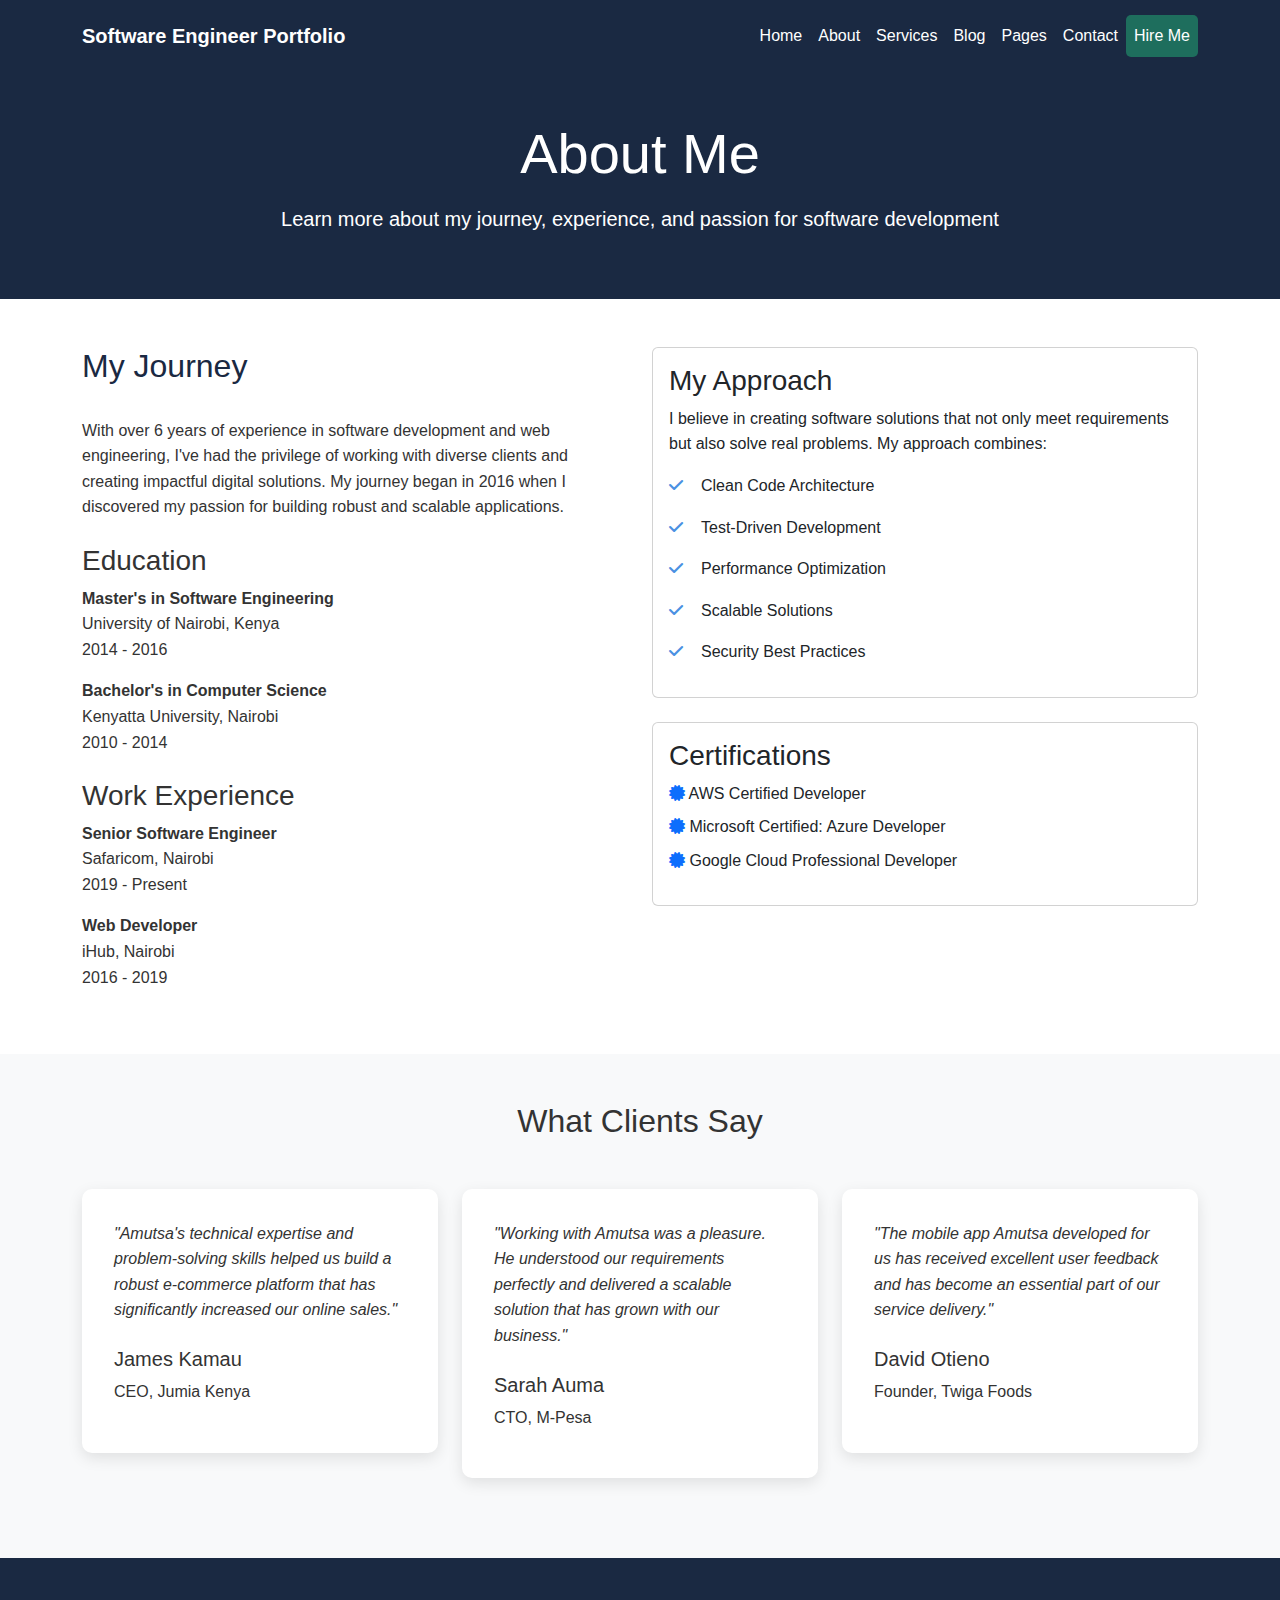
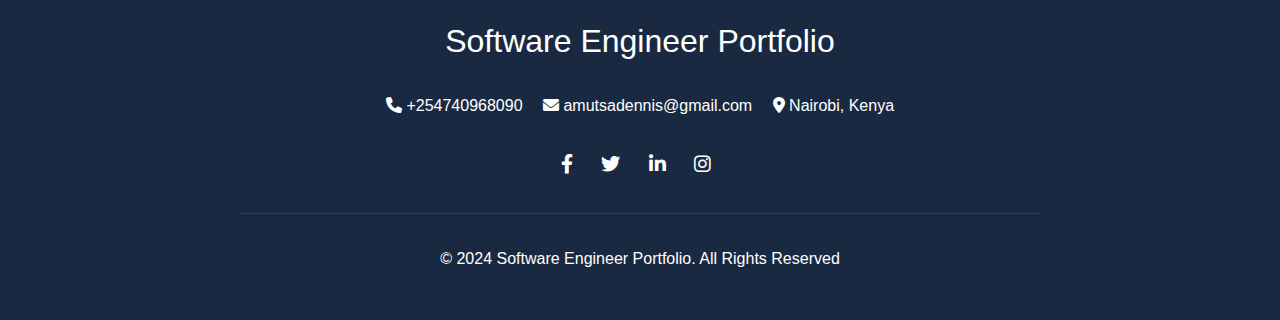
<file: Templates/about.html>
<!DOCTYPE html>
<html lang="en">
<head>
    <meta charset="UTF-8">
    <meta name="viewport" content="width=device-width, initial-scale=1.0">
    <title>About Me - Software Engineer Portfolio</title>
    <!-- Bootstrap CSS -->
    <link href="https://cdn.jsdelivr.net/npm/bootstrap@5.3.0/dist/css/bootstrap.min.css" rel="stylesheet">
    <!-- Font Awesome -->
    <link rel="stylesheet" href="https://cdnjs.cloudflare.com/ajax/libs/font-awesome/6.0.0/css/all.min.css">
    <!-- Custom CSS -->
    <link rel="stylesheet" href="styles.css">
</head>
<body>
    <!-- Navigation -->
    <nav class="navbar navbar-expand-lg navbar-dark">
        <div class="container">
            <a class="navbar-brand" href="index.html">Software Engineer Portfolio</a>
            <button class="navbar-toggler" type="button" data-bs-toggle="collapse" data-bs-target="#navbarNav">
                <span class="navbar-toggler-icon"></span>
            </button>
            <div class="collapse navbar-collapse" id="navbarNav">
                <ul class="navbar-nav ms-auto">
                    <li class="nav-item"><a class="nav-link" href="index.html">Home</a></li>
                    <li class="nav-item"><a class="nav-link active" href="about.html">About</a></li>
                    <li class="nav-item"><a class="nav-link" href="services.html">Services</a></li>
                    <li class="nav-item"><a class="nav-link" href="blog.html">Blog</a></li>
                    <li class="nav-item"><a class="nav-link" href="pages.html">Pages</a></li>
                    <li class="nav-item"><a class="nav-link" href="contact.html">Contact</a></li>
                    <li class="nav-item"><a class="nav-link hire-me-btn" href="contact.html">Hire Me</a></li>
                </ul>
            </div>
        </div>
    </nav>

    <!-- About Hero Section -->
    <section class="about-hero-section text-center py-5">
        <div class="container">
            <h1>About Me</h1>
            <p class="lead">Learn more about my journey, experience, and passion for software development</p>
        </div>
    </section>

    <!-- Detailed Biography Section -->
    <section class="detailed-bio py-5">
        <div class="container">
            <div class="row">
                <div class="col-lg-6">
                    <h2>My Journey</h2>
                    <p>With over 6 years of experience in software development and web engineering, I've had the privilege of working with diverse clients and creating impactful digital solutions. My journey began in 2016 when I discovered my passion for building robust and scalable applications.</p>
                    
                    <h3 class="mt-4">Education</h3>
                    <ul class="list-unstyled">
                        <li class="mb-3">
                            <strong>Master's in Software Engineering</strong><br>
                            University of Nairobi, Kenya<br>
                            2014 - 2016
                        </li>
                        <li class="mb-3">
                            <strong>Bachelor's in Computer Science</strong><br>
                            Kenyatta University, Nairobi<br>
                            2010 - 2014
                        </li>
                    </ul>

                    <h3 class="mt-4">Work Experience</h3>
                    <ul class="list-unstyled">
                        <li class="mb-3">
                            <strong>Senior Software Engineer</strong><br>
                            Safaricom, Nairobi<br>
                            2019 - Present
                        </li>
                        <li class="mb-3">
                            <strong>Web Developer</strong><br>
                            iHub, Nairobi<br>
                            2016 - 2019
                        </li>
                    </ul>
                </div>
                <div class="col-lg-6">
                    <div class="card">
                        <div class="card-body">
                            <h3>My Approach</h3>
                            <p>I believe in creating software solutions that not only meet requirements but also solve real problems. My approach combines:</p>
                            <ul class="list-check">
                                <li>Clean Code Architecture</li>
                                <li>Test-Driven Development</li>
                                <li>Performance Optimization</li>
                                <li>Scalable Solutions</li>
                                <li>Security Best Practices</li>
                            </ul>
                        </div>
                    </div>

                    <div class="card mt-4">
                        <div class="card-body">
                            <h3>Certifications</h3>
                            <ul class="list-unstyled">
                                <li class="mb-2">
                                    <i class="fas fa-certificate text-primary"></i>
                                    AWS Certified Developer
                                </li>
                                <li class="mb-2">
                                    <i class="fas fa-certificate text-primary"></i>
                                    Microsoft Certified: Azure Developer
                                </li>
                                <li class="mb-2">
                                    <i class="fas fa-certificate text-primary"></i>
                                    Google Cloud Professional Developer
                                </li>
                            </ul>
                        </div>
                    </div>
                </div>
            </div>
        </div>
    </section>

    <!-- Testimonials Section -->
    <section class="testimonials py-5 bg-light">
        <div class="container">
            <h2 class="text-center mb-5">What Clients Say</h2>
            <div class="row">
                <div class="col-md-4">
                    <div class="testimonial-card">
                        <p class="testimonial-text">"Amutsa's technical expertise and problem-solving skills helped us build a robust e-commerce platform that has significantly increased our online sales."</p>
                        <div class="testimonial-author">
                            <h5>James Kamau</h5>
                            <p>CEO, Jumia Kenya</p>
                        </div>
                    </div>
                </div>
                <div class="col-md-4">
                    <div class="testimonial-card">
                        <p class="testimonial-text">"Working with Amutsa was a pleasure. He understood our requirements perfectly and delivered a scalable solution that has grown with our business."</p>
                        <div class="testimonial-author">
                            <h5>Sarah Auma</h5>
                            <p>CTO, M-Pesa</p>
                        </div>
                    </div>
                </div>
                <div class="col-md-4">
                    <div class="testimonial-card">
                        <p class="testimonial-text">"The mobile app Amutsa developed for us has received excellent user feedback and has become an essential part of our service delivery."</p>
                        <div class="testimonial-author">
                            <h5>David Otieno</h5>
                            <p>Founder, Twiga Foods</p>
                        </div>
                    </div>
                </div>
            </div>
        </div>
    </section>

    <!-- Footer -->
    <footer class="footer">
        <div class="container">
            <div class="footer-content text-center">
                <div class="footer-logo">
                    <h2>Software Engineer Portfolio</h2>
                </div>
                <div class="footer-contact">
                    <p>
                        <i class="fas fa-phone"></i> +254740968090
                        <i class="fas fa-envelope ms-3"></i> amutsadennis@gmail.com
                        <i class="fas fa-map-marker-alt ms-3"></i> Nairobi, Kenya
                    </p>
                </div>
                <div class="footer-social">
                    <a href="https://www.facebook.com/amutsadennis" class="me-3" target="_blank"><i class="fab fa-facebook-f"></i></a>
                    <a href="https://twitter.com/amutsadennis" class="me-3" target="_blank"><i class="fab fa-twitter"></i></a>
                    <a href="https://www.linkedin.com/in/amutsadennis" class="me-3" target="_blank"><i class="fab fa-linkedin-in"></i></a>
                    <a href="https://www.instagram.com/amutsadennis" class="me-3" target="_blank"><i class="fab fa-instagram"></i></a>
                </div>
                <div class="footer-copyright">
                    <p>© 2024 Software Engineer Portfolio. All Rights Reserved</p>
                </div>
            </div>
        </div>
    </footer>

    <!-- Bootstrap JS -->
    <script src="https://cdn.jsdelivr.net/npm/bootstrap@5.3.0/dist/js/bootstrap.bundle.min.js"></script>
</body>
</html>
</file>
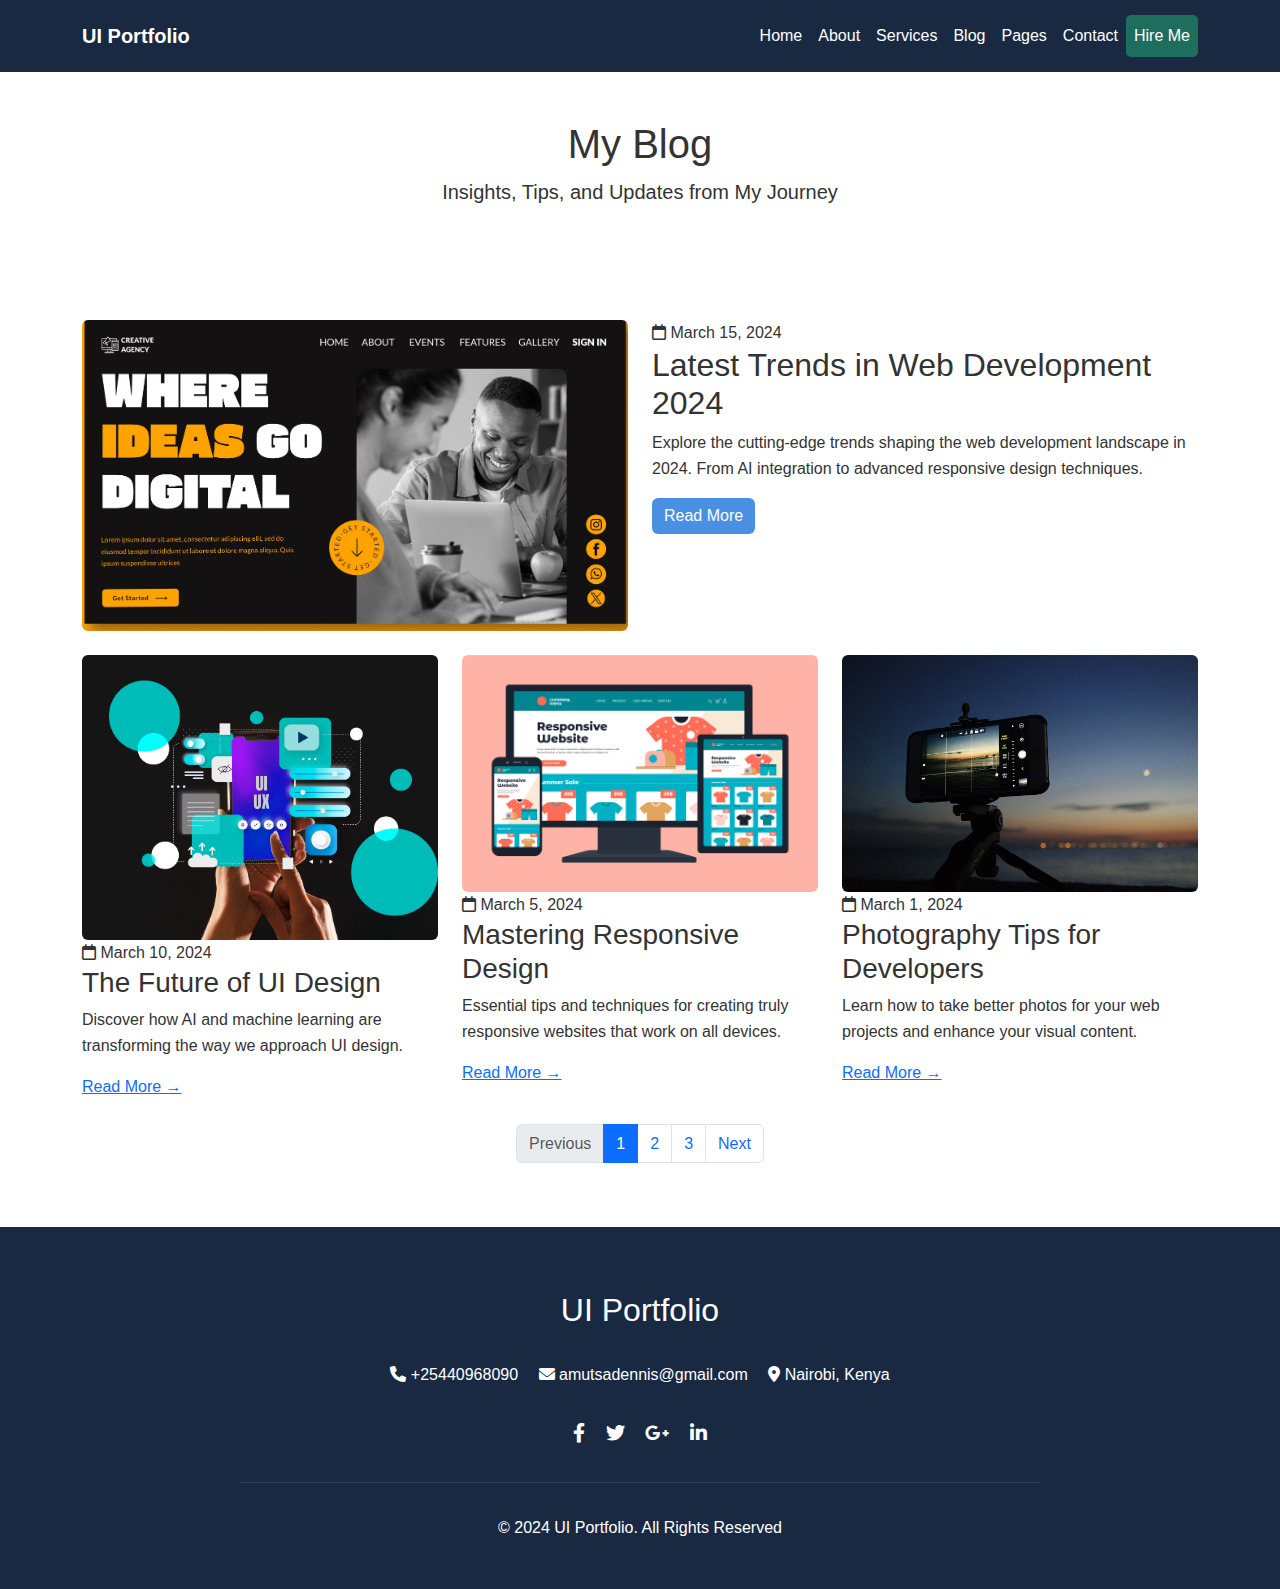
<file: Templates/Blog.html>
<!DOCTYPE html>
<html lang="en">
<head>
    <meta charset="UTF-8">
    <meta name="viewport" content="width=device-width, initial-scale=1.0">
    <title>Blog - UI Portfolio</title>
    <!-- Bootstrap CSS -->
    <link href="https://cdn.jsdelivr.net/npm/bootstrap@5.3.0/dist/css/bootstrap.min.css" rel="stylesheet">
    <!-- Font Awesome -->
    <link rel="stylesheet" href="https://cdnjs.cloudflare.com/ajax/libs/font-awesome/6.0.0/css/all.min.css">
    <!-- Custom CSS -->
    <link rel="stylesheet" href="styles.css">
    
</head>
<body>
    <!-- Navigation -->
    <nav class="navbar navbar-expand-lg navbar-dark">
        <div class="container">
            <a class="navbar-brand" href="index.html">UI Portfolio</a>
            <button class="navbar-toggler" type="button" data-bs-toggle="collapse" data-bs-target="#navbarNav">
                <span class="navbar-toggler-icon"></span>
            </button>
            <div class="collapse navbar-collapse" id="navbarNav">
                <ul class="navbar-nav ms-auto">
                    <li class="nav-item"><a class="nav-link" href="index.html">Home</a></li>
                    <li class="nav-item"><a class="nav-link" href="about.html">About</a></li>
                    <li class="nav-item"><a class="nav-link" href="services.html">Services</a></li>
                    <li class="nav-item"><a class="nav-link active" href="blog.html">Blog</a></li>
                    <li class="nav-item"><a class="nav-link" href="pages.html">Pages</a></li>
                    <li class="nav-item"><a class="nav-link" href="contact.html">Contact</a></li>
                    <li class="nav-item"><a class="nav-link hire-me-btn" href="contact.html">Hire Me</a></li>
                </ul>
            </div>
        </div>
    </nav>

    <!-- Blog Hero Section -->
    <section class="blog-hero-section text-center py-5">
        <div class="container">
            <h1>My Blog</h1>
            <p class="lead">Insights, Tips, and Updates from My Journey</p>
        </div>
    </section>

    <!-- Blog Posts Section -->
    <section class="blog-posts py-5">
        <div class="container">
            <div class="row">
                <!-- Featured Post -->
                <div class="col-12 mb-4">
                    <div class="blog-post featured">
                        <div class="row">
                            <div class="col-md-6">
                                <img src="trends2.jpg" alt="Featured Blog Post" class="img-fluid rounded">
                            </div>
                            <div class="col-md-6">
                                <div class="post-content">
                                    <div class="post-meta">
                                        <span><i class="far fa-calendar"></i> March 15, 2024</span>
                                    </div>
                                    <h2>Latest Trends in Web Development 2024</h2>
                                    <p>Explore the cutting-edge trends shaping the web development landscape in 2024. From AI integration to advanced responsive design techniques.</p>
                                    <a href="post1.html" class="btn btn-primary">Read More</a>
                                </div>
                            </div>
                        </div>
                    </div>
                </div>

                <!-- Regular Posts -->
                <div class="col-md-4">
                    <div class="blog-post">
                        <img src="trends.png" alt="Blog Post 2" class="img-fluid rounded" class="blog-post-image">
                        <div class="post-content">
                            <div class="post-meta">
                                <span><i class="far fa-calendar"></i> March 10, 2024</span>
                            </div>
                            <h3>The Future of UI Design</h3>
                            <p>Discover how AI and machine learning are transforming the way we approach UI design.</p>
                            <a href="post2.html" class="read-more">Read More →</a>
                        </div>
                    </div>
                </div>

                <div class="col-md-4">
                    <div class="blog-post">
                        <img src="responsive.jpg" alt="Blog Post 3" class="img-fluid rounded">
                        <div class="post-content">
                            <div class="post-meta">
                                <span><i class="far fa-calendar"></i> March 5, 2024</span>
                            </div>
                            <h3>Mastering Responsive Design</h3>
                            <p>Essential tips and techniques for creating truly responsive websites that work on all devices.</p>
                            <a href="post3.html" class="read-more">Read More →</a>
                        </div>
                    </div>
                </div>

                <div class="col-md-4">
                    <div class="blog-post">
                        <img src="photography.jpg" alt="Blog Post 4" class="img-fluid rounded">
                        <div class="post-content">
                            <div class="post-meta">
                                <span><i class="far fa-calendar"></i> March 1, 2024</span>
                            </div>
                            <h3>Photography Tips for Developers</h3>
                            <p>Learn how to take better photos for your web projects and enhance your visual content.</p>
                            <a href="post4.html" class="read-more">Read More →</a>
                        </div>
                    </div>
                </div>
            </div>

            <!-- Pagination -->
            <div class="row mt-4">
                <div class="col-12">
                    <nav aria-label="Blog pagination">
                        <ul class="pagination justify-content-center">
                            <li class="page-item disabled">
                                <a class="page-link" href="#" tabindex="-1">Previous</a>
                            </li>
                            <li class="page-item active"><a class="page-link" href="#">1</a></li>
                            <li class="page-item"><a class="page-link" href="#">2</a></li>
                            <li class="page-item"><a class="page-link" href="#">3</a></li>
                            <li class="page-item">
                                <a class="page-link" href="#">Next</a>
                            </li>
                        </ul>
                    </nav>
                </div>
            </div>
        </div>
    </section>

    <!-- Footer -->
    <footer class="footer">
        <div class="container">
            <div class="footer-content text-center">
                <div class="footer-logo">
                    <h2>UI Portfolio</h2>
                </div>
                <div class="footer-contact">
                    <p>
                        <i class="fas fa-phone"></i> +25440968090
                        <i class="fas fa-envelope ms-3"></i> amutsadennis@gmail.com
                        <i class="fas fa-map-marker-alt ms-3"></i> Nairobi, Kenya
                    </p>
                </div>
                <div class="footer-social">
                    <a href="#"><i class="fab fa-facebook-f"></i></a>
                    <a href="#"><i class="fab fa-twitter"></i></a>
                    <a href="#"><i class="fab fa-google-plus-g"></i></a>
                    <a href="#"><i class="fab fa-linkedin-in"></i></a>
                </div>
                <div class="footer-copyright">
                    <p>© 2024 UI Portfolio. All Rights Reserved</p>
                </div>
            </div>
        </div>
    </footer>

    <!-- Bootstrap JS -->
    <script src="https://cdn.jsdelivr.net/npm/bootstrap@5.3.0/dist/js/bootstrap.bundle.min.js"></script>
</body>
</html>
</file>
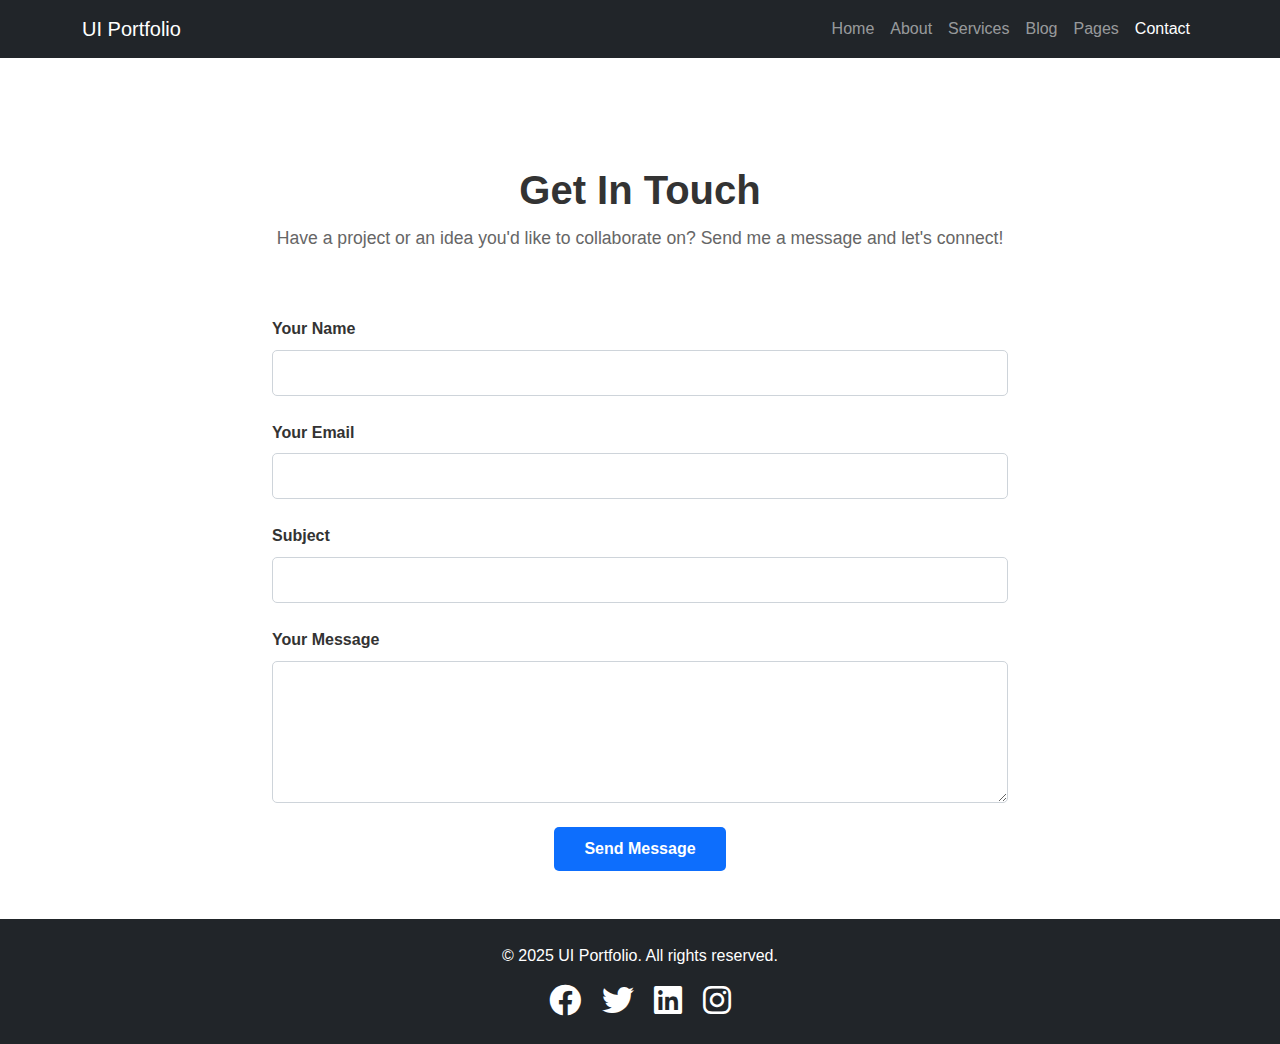
<file: Templates/contact.html>
<!DOCTYPE html>
<html lang="en">
<head>
    <meta charset="UTF-8">
    <meta name="viewport" content="width=device-width, initial-scale=1.0">
    <title>Contact Us | UI Portfolio</title>
    <link href="https://cdn.jsdelivr.net/npm/bootstrap@5.3.2/dist/css/bootstrap.min.css" rel="stylesheet">
    <link rel="stylesheet" href="contact.css">
    <!-- Include Font Awesome for social media icons -->
    <link href="https://cdnjs.cloudflare.com/ajax/libs/font-awesome/6.0.0-beta3/css/all.min.css" rel="stylesheet">
</head>
<body>

<!-- Navbar -->
<nav class="navbar navbar-expand-lg navbar-dark bg-dark">
    <div class="container">
        <a class="navbar-brand" href="index.html">
            UI Portfolio
        </a>
        <button class="navbar-toggler" type="button" data-bs-toggle="collapse" data-bs-target="#navbarNav">
            <span class="navbar-toggler-icon"></span>
        </button>
        <div class="collapse navbar-collapse" id="navbarNav">
            <ul class="navbar-nav ms-auto">
                <li class="nav-item"><a class="nav-link" href="index.html">Home</a></li>
                <li class="nav-item"><a class="nav-link" href="about.html">About</a></li>
                <li class="nav-item"><a class="nav-link" href="services.html">Services</a></li>
                <li class="nav-item"><a class="nav-link" href="blog.html">Blog</a></li>
                <li class="nav-item"><a class="nav-link" href="pages.html">Pages</a></li>
                <li class="nav-item">
                    <a class="nav-link active" aria-current="page" href="contact.html">Contact</a>
                </li>
            </ul>
        </div>
    </div>
</nav>

<!-- Contact Section -->
<div class="main-section">
<section class="contact-section py-5">
    <div class="container">
        <div class="row justify-content-center mb-5">
            <div class="col-md-8 text-center">
                <h2 class="section-title">Get In Touch</h2>
                <p class="section-subtitle">Have a project or an idea you'd like to collaborate on? Send me a message and let's connect!</p>
            </div>
        </div>

        <div class="row justify-content-center">
            <div class="col-md-8">
                <form action="submit_form.php" method="POST" class="contact-form">
                    <div class="mb-4">
                        <label for="name" class="form-label">Your Name</label>
                        <input type="text" id="name" name="name" class="form-control" required>
                    </div>
                    <div class="mb-4">
                        <label for="email" class="form-label">Your Email</label>
                        <input type="email" id="email" name="email" class="form-control" required>
                    </div>
                    <div class="mb-4">
                        <label for="subject" class="form-label">Subject</label>
                        <input type="text" id="subject" name="subject" class="form-control">
                    </div>
                    <div class="mb-4">
                        <label for="message" class="form-label">Your Message</label>
                        <textarea id="message" name="message" rows="5" class="form-control" required></textarea>
                    </div>
                    <div class="text-center">
                        <button type="submit" class="btn submit-btn">Send Message</button>
                    </div>
                </form>
            </div>
        </div>
    </div>
</section>
</div>

<!-- Footer -->
<footer class="footer py-4 bg-dark text-white">
    <div class="container text-center">
        <p class="mb-0">&copy; 2025 UI Portfolio. All rights reserved.</p>
        <!-- Social Media Icons -->
        <div class="social-icons mt-3">
            <a href="https://facebook.com" target="_blank" class="text-white mx-2"><i class="fab fa-facebook fa-2x"></i></a>
            <a href="https://twitter.com" target="_blank" class="text-white mx-2"><i class="fab fa-twitter fa-2x"></i></a>
            <a href="https://linkedin.com" target="_blank" class="text-white mx-2"><i class="fab fa-linkedin fa-2x"></i></a>
            <a href="https://instagram.com" target="_blank" class="text-white mx-2"><i class="fab fa-instagram fa-2x"></i></a>
        </div>
    </div>
</footer>

<script src="https://cdn.jsdelivr.net/npm/bootstrap@5.3.2/dist/js/bootstrap.bundle.min.js"></script>
</body>
</html>
</file>
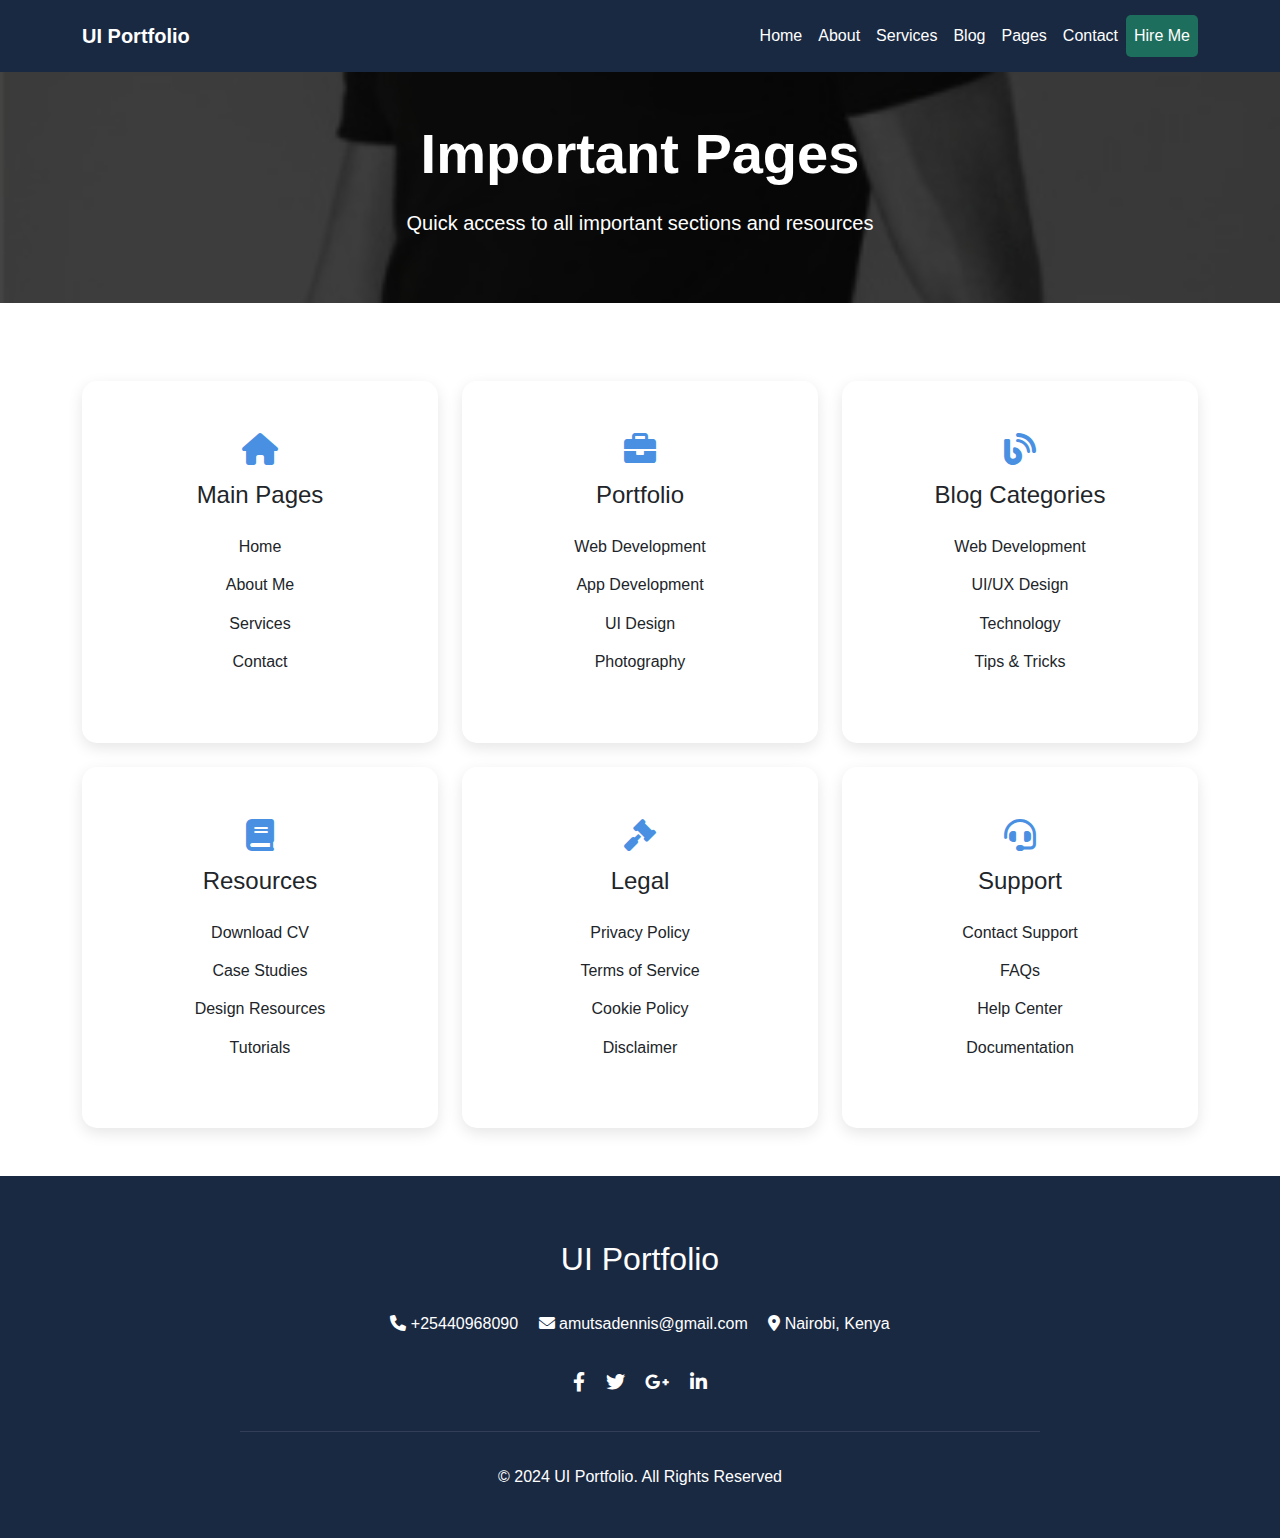
<file: Templates/pages.html>
<!DOCTYPE html>
<html lang="en">
<head>
    <meta charset="UTF-8">
    <meta name="viewport" content="width=device-width, initial-scale=1.0">
    <title>Pages - UI Portfolio</title>
    <!-- Bootstrap CSS -->
    <link href="https://cdn.jsdelivr.net/npm/bootstrap@5.3.0/dist/css/bootstrap.min.css" rel="stylesheet">
    <!-- Font Awesome -->
    <link rel="stylesheet" href="https://cdnjs.cloudflare.com/ajax/libs/font-awesome/6.0.0/css/all.min.css">
    <!-- Custom CSS -->
    <link rel="stylesheet" href="styles.css">
</head>
<body>
    <!-- Navigation -->
    <nav class="navbar navbar-expand-lg navbar-dark">
        <div class="container">
            <a class="navbar-brand" href="index.html">UI Portfolio</a>
            <button class="navbar-toggler" type="button" data-bs-toggle="collapse" data-bs-target="#navbarNav">
                <span class="navbar-toggler-icon"></span>
            </button>
            <div class="collapse navbar-collapse" id="navbarNav">
                <ul class="navbar-nav ms-auto">
                    <li class="nav-item"><a class="nav-link" href="index.html">Home</a></li>
                    <li class="nav-item"><a class="nav-link" href="about.html">About</a></li>
                    <li class="nav-item"><a class="nav-link" href="services.html">Services</a></li>
                    <li class="nav-item"><a class="nav-link" href="blog.html">Blog</a></li>
                    <li class="nav-item"><a class="nav-link active" href="pages.html">Pages</a></li>
                    <li class="nav-item"><a class="nav-link" href="contact.html">Contact</a></li>
                    <li class="nav-item"><a class="nav-link hire-me-btn" href="contact.html">Hire Me</a></li>
                </ul>
            </div>
        </div>
    </nav>

    <!-- Pages Hero Section -->
    <section class="pages-hero-section text-center py-5">
        <div class="container">
            <h1>Important Pages</h1>
            <p class="lead">Quick access to all important sections and resources</p>
        </div>
    </section>

    <!-- Pages Grid Section -->
    <section class="pages-grid py-5">
        <div class="container">
            <div class="row g-4">
                <!-- Main Pages -->
                <div class="col-md-6 col-lg-4">
                    <div class="page-card">
                        <div class="card">
                            <div class="card-body">
                                <i class="fas fa-home fa-2x mb-3"></i>
                                <h3>Main Pages</h3>
                                <ul class="list-unstyled">
                                    <li><a href="index.html">Home</a></li>
                                    <li><a href="about.html">About Me</a></li>
                                    <li><a href="services.html">Services</a></li>
                                    <li><a href="contact.html">Contact</a></li>
                                </ul>
                            </div>
                        </div>
                    </div>
                </div>

                <!-- Portfolio -->
                <div class="col-md-6 col-lg-4">
                    <div class="page-card">
                        <div class="card">
                            <div class="card-body">
                                <i class="fas fa-briefcase fa-2x mb-3"></i>
                                <h3>Portfolio</h3>
                                <ul class="list-unstyled">
                                    <li><a href="services.html#web-development">Web Development</a></li>
                                    <li><a href="services.html#app-development">App Development</a></li>
                                    <li><a href="services.html#ui-design">UI Design</a></li>
                                    <li><a href="services.html#photography">Photography</a></li>
                                </ul>
                            </div>
                        </div>
                    </div>
                </div>

                <!-- Blog Categories -->
                <div class="col-md-6 col-lg-4">
                    <div class="page-card">
                        <div class="card">
                            <div class="card-body">
                                <i class="fas fa-blog fa-2x mb-3"></i>
                                <h3>Blog Categories</h3>
                                <ul class="list-unstyled">
                                    <li><a href="blog.html#web-dev">Web Development</a></li>
                                    <li><a href="blog.html#design">UI/UX Design</a></li>
                                    <li><a href="blog.html#tech">Technology</a></li>
                                    <li><a href="blog.html#tips">Tips & Tricks</a></li>
                                </ul>
                            </div>
                        </div>
                    </div>
                </div>

                <!-- Resources -->
                <div class="col-md-6 col-lg-4">
                    <div class="page-card">
                        <div class="card">
                            <div class="card-body">
                                <i class="fas fa-book fa-2x mb-3"></i>
                                <h3>Resources</h3>
                                <ul class="list-unstyled">
                                    <li><a href="assets/cv.pdf">Download CV</a></li>
                                    <li><a href="#">Case Studies</a></li>
                                    <li><a href="#">Design Resources</a></li>
                                    <li><a href="#">Tutorials</a></li>
                                </ul>
                            </div>
                        </div>
                    </div>
                </div>

                <!-- Legal -->
                <div class="col-md-6 col-lg-4">
                    <div class="page-card">
                        <div class="card">
                            <div class="card-body">
                                <i class="fas fa-gavel fa-2x mb-3"></i>
                                <h3>Legal</h3>
                                <ul class="list-unstyled">
                                    <li><a href="#">Privacy Policy</a></li>
                                    <li><a href="#">Terms of Service</a></li>
                                    <li><a href="#">Cookie Policy</a></li>
                                    <li><a href="#">Disclaimer</a></li>
                                </ul>
                            </div>
                        </div>
                    </div>
                </div>

                <!-- Support -->
                <div class="col-md-6 col-lg-4">
                    <div class="page-card">
                        <div class="card">
                            <div class="card-body">
                                <i class="fas fa-headset fa-2x mb-3"></i>
                                <h3>Support</h3>
                                <ul class="list-unstyled">
                                    <li><a href="contact.html">Contact Support</a></li>
                                    <li><a href="#">FAQs</a></li>
                                    <li><a href="#">Help Center</a></li>
                                    <li><a href="#">Documentation</a></li>
                                </ul>
                            </div>
                        </div>
                    </div>
                </div>
            </div>
        </div>
    </section>

    <!-- Footer -->
    <footer class="footer">
        <div class="container">
            <div class="footer-content text-center">
                <div class="footer-logo">
                    <h2>UI Portfolio</h2>
                </div>
                <div class="footer-contact">
                    <p>
                        <i class="fas fa-phone"></i> +25440968090
                        <i class="fas fa-envelope ms-3"></i> amutsadennis@gmail.com
                        <i class="fas fa-map-marker-alt ms-3"></i> Nairobi, Kenya
                    </p>
                </div>
                <div class="footer-social">
                    <a href="#"><i class="fab fa-facebook-f"></i></a>
                    <a href="#"><i class="fab fa-twitter"></i></a>
                    <a href="#"><i class="fab fa-google-plus-g"></i></a>
                    <a href="#"><i class="fab fa-linkedin-in"></i></a>
                </div>
                <div class="footer-copyright">
                    <p>© 2024 UI Portfolio. All Rights Reserved</p>
                </div>
            </div>
        </div>
    </footer>

    <!-- Bootstrap JS -->
    <script src="https://cdn.jsdelivr.net/npm/bootstrap@5.3.0/dist/js/bootstrap.bundle.min.js"></script>
</body>
</html>
</file>
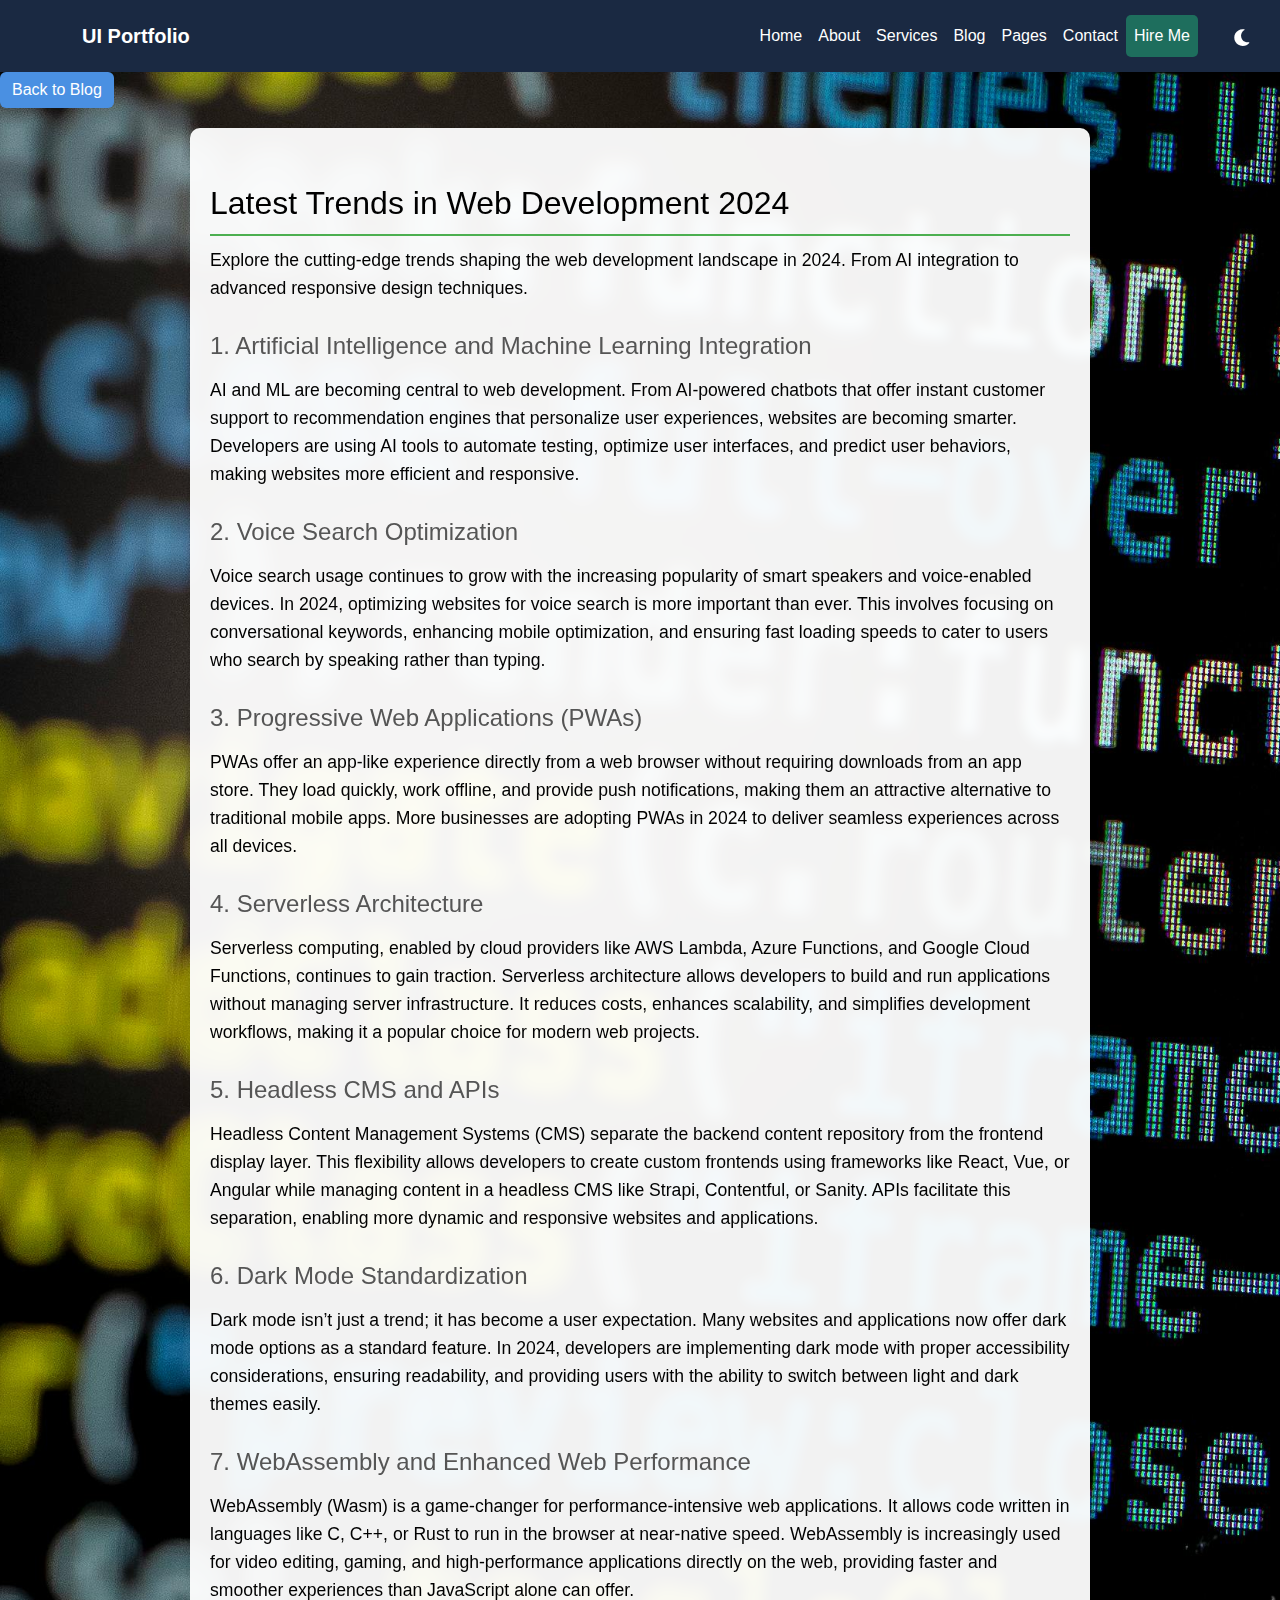
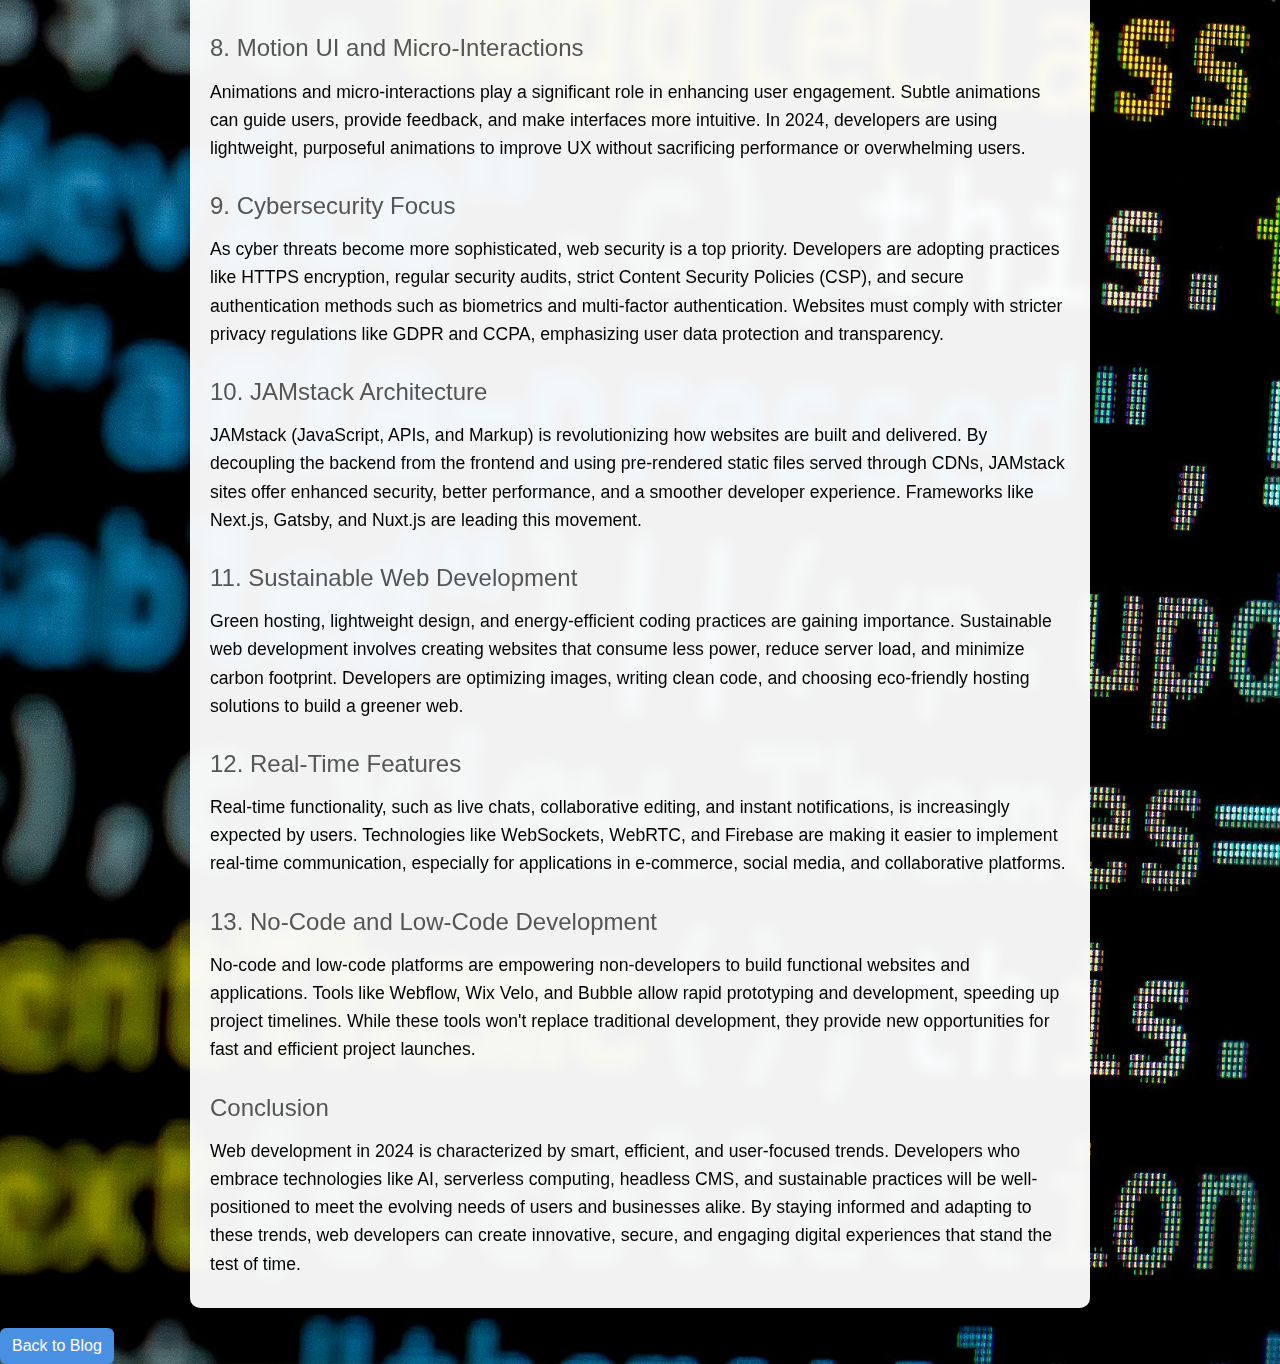
<file: Templates/post1.html>
<html lang="en">
<head>
    <meta charset="UTF-8">
    <meta name="viewport" content="width=device-width, initial-scale=1.0">
    <title>Latest Trends in Web Development</title>
    <!-- Bootstrap CSS -->
    <link href="https://cdn.jsdelivr.net/npm/bootstrap@5.3.0/dist/css/bootstrap.min.css" rel="stylesheet">
    <!-- Font Awesome -->
    <link rel="stylesheet" href="https://cdnjs.cloudflare.com/ajax/libs/font-awesome/6.0.0/css/all.min.css">
    <!-- Custom CSS -->
    <link rel="stylesheet" href="styles.css">
    <link rel="stylesheet" href="blogs.css">

</head>
<body>
    <!-- Navigation -->
    <nav class="navbar navbar-expand-lg navbar-dark">
        <div class="container">
            <a class="navbar-brand" href="index.html">UI Portfolio</a>
            <button class="navbar-toggler" type="button" data-bs-toggle="collapse" data-bs-target="#navbarNav">
                <span class="navbar-toggler-icon"></span>
            </button>
            <!-- Dark Mode Toggle Button -->
            <button id="darkModeToggle" class="dark-mode-toggle">
                <i class="fa fa-moon"></i>
            </button>
            <div class="collapse navbar-collapse" id="navbarNav">
                <ul class="navbar-nav ms-auto">
                    <li class="nav-item"><a class="nav-link" href="index.html">Home</a></li>
                    <li class="nav-item"><a class="nav-link" href="about.html">About</a></li>
                    <li class="nav-item"><a class="nav-link" href="services.html">Services</a></li>
                    <li class="nav-item"><a class="nav-link active" href="blog.html">Blog</a></li>
                    <li class="nav-item"><a class="nav-link" href="pages.html">Pages</a></li>
                    <li class="nav-item"><a class="nav-link" href="contact.html">Contact</a></li>
                    <li class="nav-item"><a class="nav-link hire-me-btn" href="contact.html">Hire Me</a></li>
                </ul>
            </div>
        </div>
    </nav>

    <a href="Blog.html" class="btn btn-primary">Back to Blog</a>
    <div class="blog-container">
    <h2>Latest Trends in Web Development 2024</h2>
    <p>Explore the cutting-edge trends shaping the web development landscape in 2024. From AI integration to advanced responsive design techniques.</p>
    <h3>1. Artificial Intelligence and Machine Learning Integration</h3>
    <p>AI and ML are becoming central to web development. From AI-powered chatbots that offer instant customer support to recommendation engines that personalize user experiences, websites are becoming smarter. Developers are using AI tools to automate testing, optimize user interfaces, and predict user behaviors, making websites more efficient and responsive.</p>

    <h3>2. Voice Search Optimization</h3>
    <p>Voice search usage continues to grow with the increasing popularity of smart speakers and voice-enabled devices. In 2024, optimizing websites for voice search is more important than ever. This involves focusing on conversational keywords, enhancing mobile optimization, and ensuring fast loading speeds to cater to users who search by speaking rather than typing.</p>

    <h3>3. Progressive Web Applications (PWAs)</h3>
    <p>PWAs offer an app-like experience directly from a web browser without requiring downloads from an app store. They load quickly, work offline, and provide push notifications, making them an attractive alternative to traditional mobile apps. More businesses are adopting PWAs in 2024 to deliver seamless experiences across all devices.</p>

    <h3>4. Serverless Architecture</h3>
    <p>Serverless computing, enabled by cloud providers like AWS Lambda, Azure Functions, and Google Cloud Functions, continues to gain traction. Serverless architecture allows developers to build and run applications without managing server infrastructure. It reduces costs, enhances scalability, and simplifies development workflows, making it a popular choice for modern web projects.</p>

    <h3>5. Headless CMS and APIs</h3>
    <p>Headless Content Management Systems (CMS) separate the backend content repository from the frontend display layer. This flexibility allows developers to create custom frontends using frameworks like React, Vue, or Angular while managing content in a headless CMS like Strapi, Contentful, or Sanity. APIs facilitate this separation, enabling more dynamic and responsive websites and applications.</p>

    <h3>6. Dark Mode Standardization</h3>
    <p>Dark mode isn’t just a trend; it has become a user expectation. Many websites and applications now offer dark mode options as a standard feature. In 2024, developers are implementing dark mode with proper accessibility considerations, ensuring readability, and providing users with the ability to switch between light and dark themes easily.</p>

    <h3>7. WebAssembly and Enhanced Web Performance</h3>
    <p>WebAssembly (Wasm) is a game-changer for performance-intensive web applications. It allows code written in languages like C, C++, or Rust to run in the browser at near-native speed. WebAssembly is increasingly used for video editing, gaming, and high-performance applications directly on the web, providing faster and smoother experiences than JavaScript alone can offer.</p>

    <h3>8. Motion UI and Micro-Interactions</h3>
    <p>Animations and micro-interactions play a significant role in enhancing user engagement. Subtle animations can guide users, provide feedback, and make interfaces more intuitive. In 2024, developers are using lightweight, purposeful animations to improve UX without sacrificing performance or overwhelming users.</p>

    <h3>9. Cybersecurity Focus</h3>
    <p>As cyber threats become more sophisticated, web security is a top priority. Developers are adopting practices like HTTPS encryption, regular security audits, strict Content Security Policies (CSP), and secure authentication methods such as biometrics and multi-factor authentication. Websites must comply with stricter privacy regulations like GDPR and CCPA, emphasizing user data protection and transparency.</p>

    <h3>10. JAMstack Architecture</h3>
    <p>JAMstack (JavaScript, APIs, and Markup) is revolutionizing how websites are built and delivered. By decoupling the backend from the frontend and using pre-rendered static files served through CDNs, JAMstack sites offer enhanced security, better performance, and a smoother developer experience. Frameworks like Next.js, Gatsby, and Nuxt.js are leading this movement.</p>

    <h3>11. Sustainable Web Development</h3>
    <p>Green hosting, lightweight design, and energy-efficient coding practices are gaining importance. Sustainable web development involves creating websites that consume less power, reduce server load, and minimize carbon footprint. Developers are optimizing images, writing clean code, and choosing eco-friendly hosting solutions to build a greener web.</p>

    <h3>12. Real-Time Features</h3>
    <p>Real-time functionality, such as live chats, collaborative editing, and instant notifications, is increasingly expected by users. Technologies like WebSockets, WebRTC, and Firebase are making it easier to implement real-time communication, especially for applications in e-commerce, social media, and collaborative platforms.</p>

    <h3>13. No-Code and Low-Code Development</h3>
    <p>No-code and low-code platforms are empowering non-developers to build functional websites and applications. Tools like Webflow, Wix Velo, and Bubble allow rapid prototyping and development, speeding up project timelines. While these tools won't replace traditional development, they provide new opportunities for fast and efficient project launches.</p>

    <h3>Conclusion</h3>
    <p>Web development in 2024 is characterized by smart, efficient, and user-focused trends. Developers who embrace technologies like AI, serverless computing, headless CMS, and sustainable practices will be well-positioned to meet the evolving needs of users and businesses alike. By staying informed and adapting to these trends, web developers can create innovative, secure, and engaging digital experiences that stand the test of time.</p>
    </div>
    <a href="Blog.html" class="btn btn-primary">Back to Blog</a>
    <script src="scripts.js" defer></script>

</body>
</html>
</file>
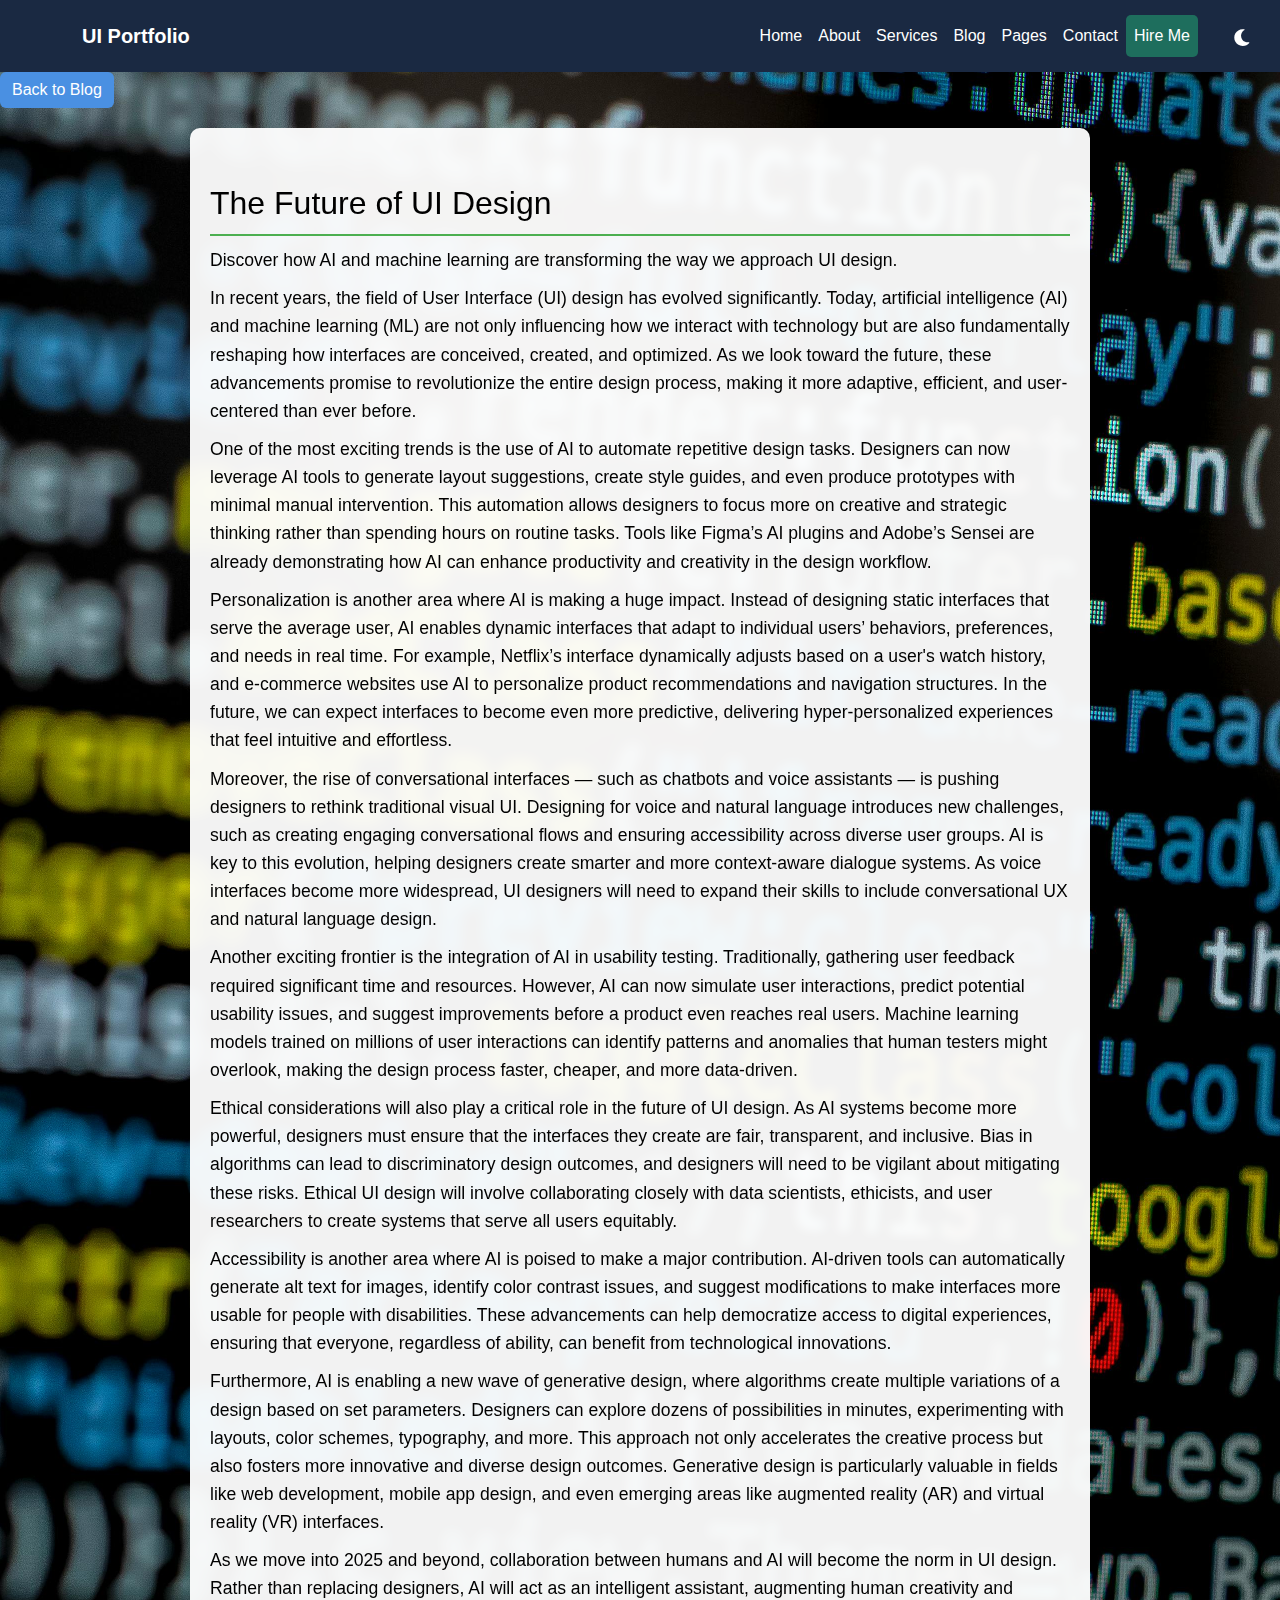
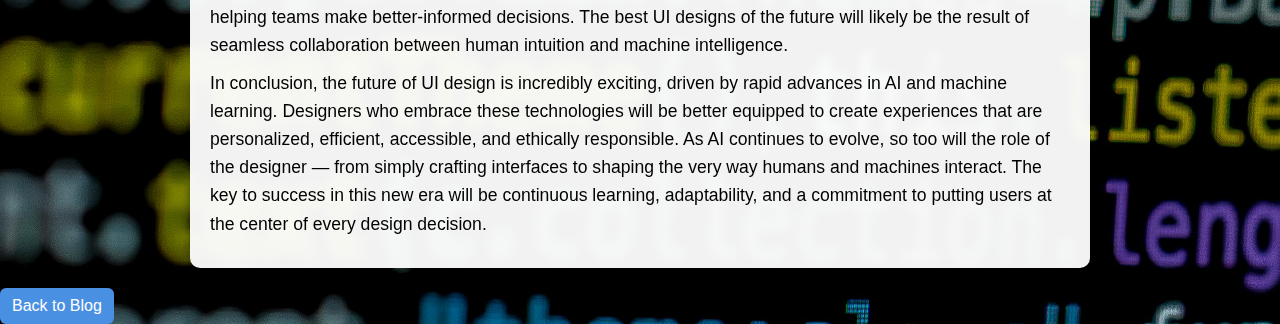
<file: Templates/post2.html>
<html lang="en">
<head>
    <meta charset="UTF-8">
    <meta name="viewport" content="width=device-width, initial-scale=1.0">
    <title>Latest Trends in Web Development</title>
    <!-- Bootstrap CSS -->
    <link href="https://cdn.jsdelivr.net/npm/bootstrap@5.3.0/dist/css/bootstrap.min.css" rel="stylesheet">
    <!-- Font Awesome -->
    <link rel="stylesheet" href="https://cdnjs.cloudflare.com/ajax/libs/font-awesome/6.0.0/css/all.min.css">
    <!-- Custom CSS -->
    <link rel="stylesheet" href="styles.css">
    <link rel="stylesheet" href="blogs.css">
    
</head>
<body>
    <!-- Navigation -->
    <nav class="navbar navbar-expand-lg navbar-dark">
        <div class="container">
            <a class="navbar-brand" href="index.html">UI Portfolio</a>
            <button class="navbar-toggler" type="button" data-bs-toggle="collapse" data-bs-target="#navbarNav">
                <span class="navbar-toggler-icon"></span>
            </button>
            <!-- Dark Mode Toggle Button -->
<button id="darkModeToggle" class="dark-mode-toggle">
    <i class="fa fa-moon"></i>
</button>
            <div class="collapse navbar-collapse" id="navbarNav">
                <ul class="navbar-nav ms-auto">
                    <li class="nav-item"><a class="nav-link" href="index.html">Home</a></li>
                    <li class="nav-item"><a class="nav-link" href="about.html">About</a></li>
                    <li class="nav-item"><a class="nav-link" href="services.html">Services</a></li>
                    <li class="nav-item"><a class="nav-link active" href="blog.html">Blog</a></li>
                    <li class="nav-item"><a class="nav-link" href="pages.html">Pages</a></li>
                    <li class="nav-item"><a class="nav-link" href="contact.html">Contact</a></li>
                    <li class="nav-item"><a class="nav-link hire-me-btn" href="contact.html">Hire Me</a></li>
                </ul>
            </div>
        </div>
    </nav>
    <a href="Blog.html" class="btn btn-primary">Back to Blog</a>
    <div class="blog-container">
        <h2>The Future of UI Design</h2>
    <p>Discover how AI and machine learning are transforming the way we approach UI design.</p>

    <p>In recent years, the field of User Interface (UI) design has evolved significantly. Today, artificial intelligence (AI) and machine learning (ML) are not only influencing how we interact with technology but are also fundamentally reshaping how interfaces are conceived, created, and optimized. As we look toward the future, these advancements promise to revolutionize the entire design process, making it more adaptive, efficient, and user-centered than ever before.</p>

    <p>One of the most exciting trends is the use of AI to automate repetitive design tasks. Designers can now leverage AI tools to generate layout suggestions, create style guides, and even produce prototypes with minimal manual intervention. This automation allows designers to focus more on creative and strategic thinking rather than spending hours on routine tasks. Tools like Figma’s AI plugins and Adobe’s Sensei are already demonstrating how AI can enhance productivity and creativity in the design workflow.</p>

    <p>Personalization is another area where AI is making a huge impact. Instead of designing static interfaces that serve the average user, AI enables dynamic interfaces that adapt to individual users’ behaviors, preferences, and needs in real time. For example, Netflix’s interface dynamically adjusts based on a user's watch history, and e-commerce websites use AI to personalize product recommendations and navigation structures. In the future, we can expect interfaces to become even more predictive, delivering hyper-personalized experiences that feel intuitive and effortless.</p>

    <p>Moreover, the rise of conversational interfaces — such as chatbots and voice assistants — is pushing designers to rethink traditional visual UI. Designing for voice and natural language introduces new challenges, such as creating engaging conversational flows and ensuring accessibility across diverse user groups. AI is key to this evolution, helping designers create smarter and more context-aware dialogue systems. As voice interfaces become more widespread, UI designers will need to expand their skills to include conversational UX and natural language design.</p>

    <p>Another exciting frontier is the integration of AI in usability testing. Traditionally, gathering user feedback required significant time and resources. However, AI can now simulate user interactions, predict potential usability issues, and suggest improvements before a product even reaches real users. Machine learning models trained on millions of user interactions can identify patterns and anomalies that human testers might overlook, making the design process faster, cheaper, and more data-driven.</p>

    <p>Ethical considerations will also play a critical role in the future of UI design. As AI systems become more powerful, designers must ensure that the interfaces they create are fair, transparent, and inclusive. Bias in algorithms can lead to discriminatory design outcomes, and designers will need to be vigilant about mitigating these risks. Ethical UI design will involve collaborating closely with data scientists, ethicists, and user researchers to create systems that serve all users equitably.</p>

    <p>Accessibility is another area where AI is poised to make a major contribution. AI-driven tools can automatically generate alt text for images, identify color contrast issues, and suggest modifications to make interfaces more usable for people with disabilities. These advancements can help democratize access to digital experiences, ensuring that everyone, regardless of ability, can benefit from technological innovations.</p>

    <p>Furthermore, AI is enabling a new wave of generative design, where algorithms create multiple variations of a design based on set parameters. Designers can explore dozens of possibilities in minutes, experimenting with layouts, color schemes, typography, and more. This approach not only accelerates the creative process but also fosters more innovative and diverse design outcomes. Generative design is particularly valuable in fields like web development, mobile app design, and even emerging areas like augmented reality (AR) and virtual reality (VR) interfaces.</p>

    <p>As we move into 2025 and beyond, collaboration between humans and AI will become the norm in UI design. Rather than replacing designers, AI will act as an intelligent assistant, augmenting human creativity and helping teams make better-informed decisions. The best UI designs of the future will likely be the result of seamless collaboration between human intuition and machine intelligence.</p>

    <p>In conclusion, the future of UI design is incredibly exciting, driven by rapid advances in AI and machine learning. Designers who embrace these technologies will be better equipped to create experiences that are personalized, efficient, accessible, and ethically responsible. As AI continues to evolve, so too will the role of the designer — from simply crafting interfaces to shaping the very way humans and machines interact. The key to success in this new era will be continuous learning, adaptability, and a commitment to putting users at the center of every design decision.</p>
    </div>
    <a href="Blog.html" class="btn btn-primary">Back to Blog</a>
    <script src="scripts.js" defer></script>
    
    </body>
</file>
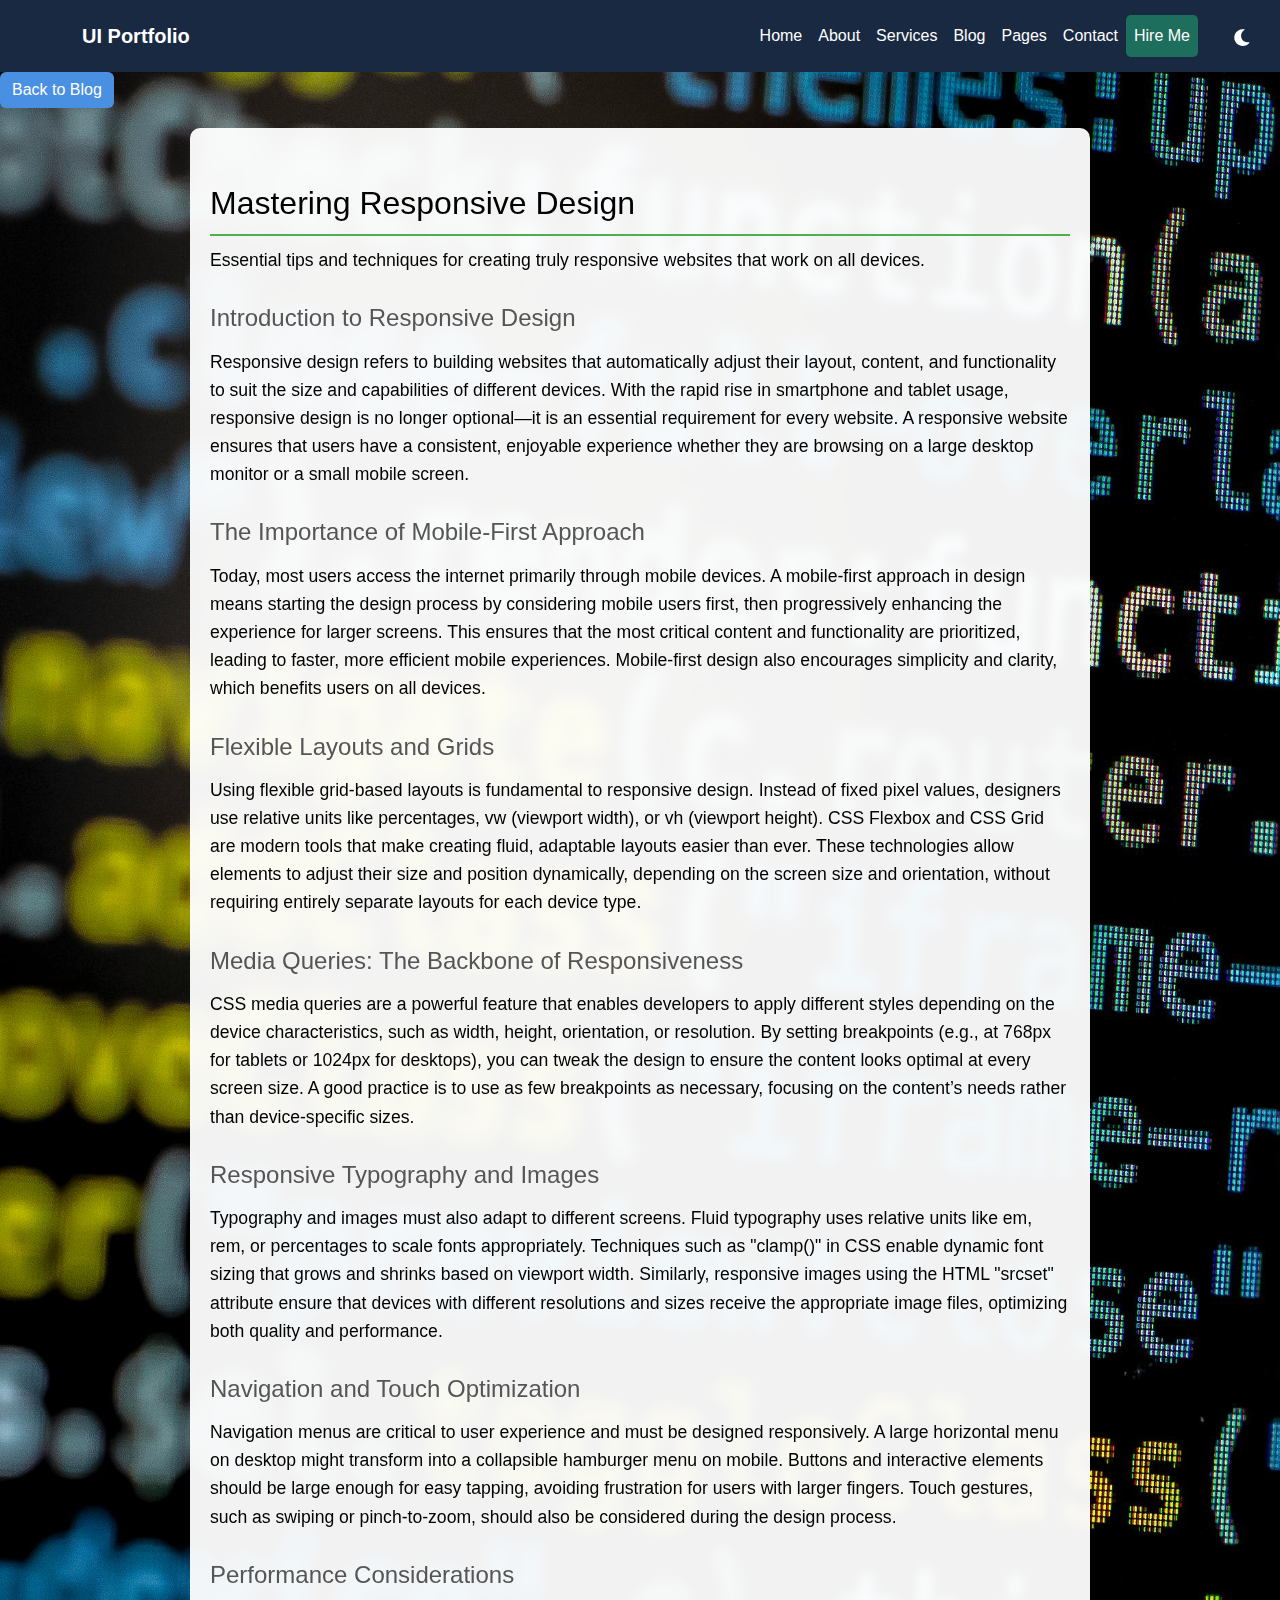
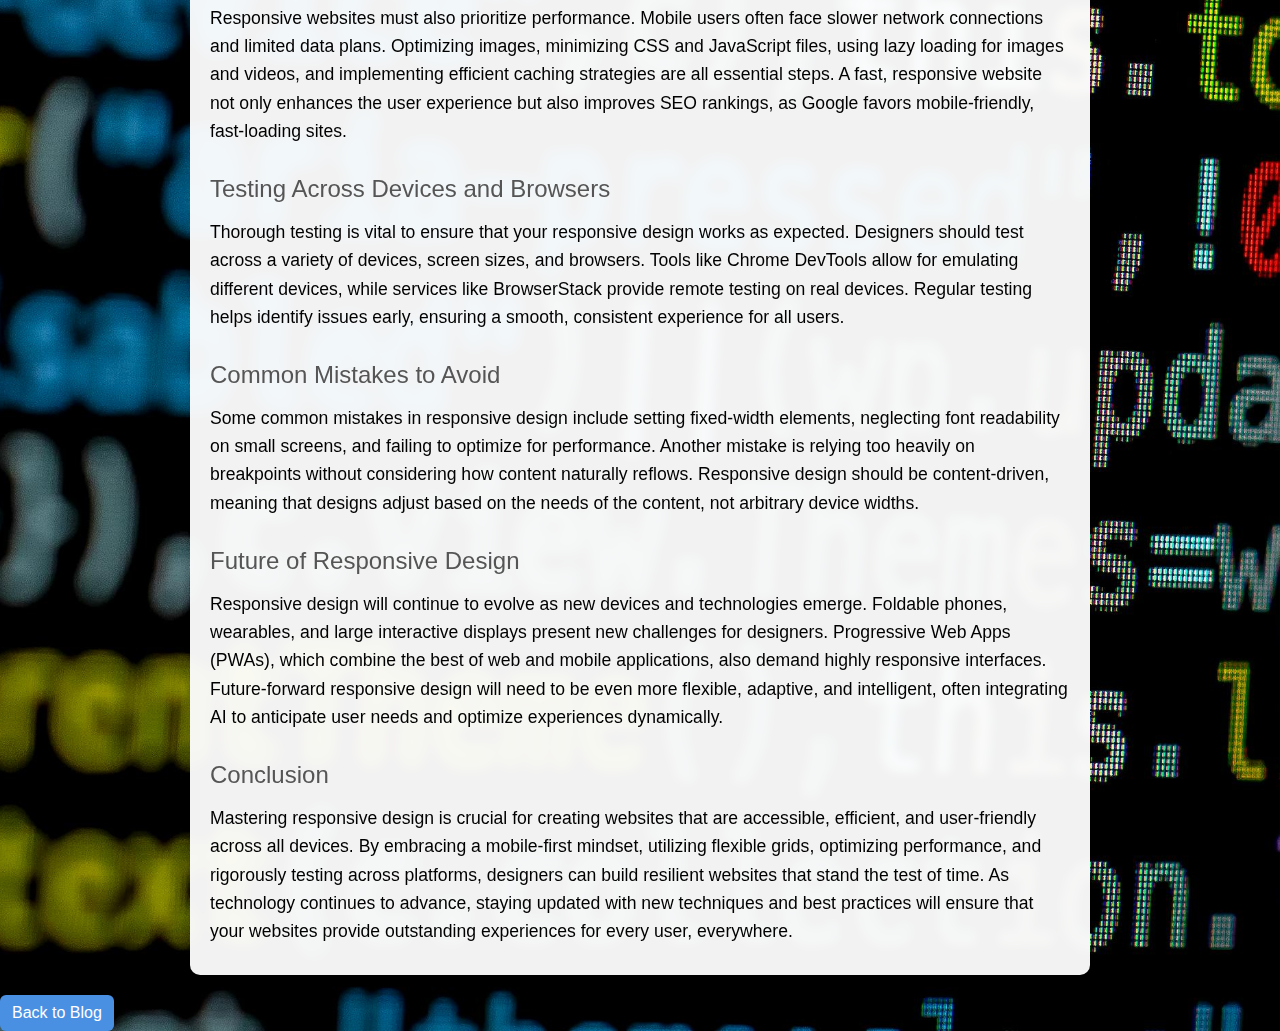
<file: Templates/post3.html>
<html lang="en">
<head>
    <meta charset="UTF-8">
    <meta name="viewport" content="width=device-width, initial-scale=1.0">
    <title>Latest Trends in Web Development</title>
    <!-- Bootstrap CSS -->
    <link href="https://cdn.jsdelivr.net/npm/bootstrap@5.3.0/dist/css/bootstrap.min.css" rel="stylesheet">
    <!-- Font Awesome -->
    <link rel="stylesheet" href="https://cdnjs.cloudflare.com/ajax/libs/font-awesome/6.0.0/css/all.min.css">
    <!-- Custom CSS -->
    <link rel="stylesheet" href="styles.css">
    <link rel="stylesheet" href="blogs.css">

</head>
<body>
    <!-- Navigation -->
    <nav class="navbar navbar-expand-lg navbar-dark">
        <div class="container">
            <a class="navbar-brand" href="index.html">UI Portfolio</a>
            <button class="navbar-toggler" type="button" data-bs-toggle="collapse" data-bs-target="#navbarNav">
                <span class="navbar-toggler-icon"></span>
            </button>
            <!-- Dark Mode Toggle Button -->
            <button id="darkModeToggle" class="dark-mode-toggle">
                <i class="fa fa-moon"></i>
            </button>
            <div class="collapse navbar-collapse" id="navbarNav">
                <ul class="navbar-nav ms-auto">
                    <li class="nav-item"><a class="nav-link" href="index.html">Home</a></li>
                    <li class="nav-item"><a class="nav-link" href="about.html">About</a></li>
                    <li class="nav-item"><a class="nav-link" href="services.html">Services</a></li>
                    <li class="nav-item"><a class="nav-link active" href="blog.html">Blog</a></li>
                    <li class="nav-item"><a class="nav-link" href="pages.html">Pages</a></li>
                    <li class="nav-item"><a class="nav-link" href="contact.html">Contact</a></li>
                    <li class="nav-item"><a class="nav-link hire-me-btn" href="contact.html">Hire Me</a></li>
                </ul>
            </div>
        </div>
    </nav>

    <a href="Blog.html" class="btn btn-primary">Back to Blog</a>
    <div class="blog-container">
        <h2>Mastering Responsive Design</h2>
        <p>Essential tips and techniques for creating truly responsive websites that work on all devices.</p>
    
        <h3>Introduction to Responsive Design</h3>
        <p>Responsive design refers to building websites that automatically adjust their layout, content, and functionality to suit the size and capabilities of different devices. With the rapid rise in smartphone and tablet usage, responsive design is no longer optional—it is an essential requirement for every website. A responsive website ensures that users have a consistent, enjoyable experience whether they are browsing on a large desktop monitor or a small mobile screen.</p>
    
        <h3>The Importance of Mobile-First Approach</h3>
        <p>Today, most users access the internet primarily through mobile devices. A mobile-first approach in design means starting the design process by considering mobile users first, then progressively enhancing the experience for larger screens. This ensures that the most critical content and functionality are prioritized, leading to faster, more efficient mobile experiences. Mobile-first design also encourages simplicity and clarity, which benefits users on all devices.</p>
    
        <h3>Flexible Layouts and Grids</h3>
        <p>Using flexible grid-based layouts is fundamental to responsive design. Instead of fixed pixel values, designers use relative units like percentages, vw (viewport width), or vh (viewport height). CSS Flexbox and CSS Grid are modern tools that make creating fluid, adaptable layouts easier than ever. These technologies allow elements to adjust their size and position dynamically, depending on the screen size and orientation, without requiring entirely separate layouts for each device type.</p>
    
        <h3>Media Queries: The Backbone of Responsiveness</h3>
        <p>CSS media queries are a powerful feature that enables developers to apply different styles depending on the device characteristics, such as width, height, orientation, or resolution. By setting breakpoints (e.g., at 768px for tablets or 1024px for desktops), you can tweak the design to ensure the content looks optimal at every screen size. A good practice is to use as few breakpoints as necessary, focusing on the content’s needs rather than device-specific sizes.</p>
    
        <h3>Responsive Typography and Images</h3>
        <p>Typography and images must also adapt to different screens. Fluid typography uses relative units like em, rem, or percentages to scale fonts appropriately. Techniques such as "clamp()" in CSS enable dynamic font sizing that grows and shrinks based on viewport width. Similarly, responsive images using the HTML "srcset" attribute ensure that devices with different resolutions and sizes receive the appropriate image files, optimizing both quality and performance.</p>
    
        <h3>Navigation and Touch Optimization</h3>
        <p>Navigation menus are critical to user experience and must be designed responsively. A large horizontal menu on desktop might transform into a collapsible hamburger menu on mobile. Buttons and interactive elements should be large enough for easy tapping, avoiding frustration for users with larger fingers. Touch gestures, such as swiping or pinch-to-zoom, should also be considered during the design process.</p>
    
        <h3>Performance Considerations</h3>
        <p>Responsive websites must also prioritize performance. Mobile users often face slower network connections and limited data plans. Optimizing images, minimizing CSS and JavaScript files, using lazy loading for images and videos, and implementing efficient caching strategies are all essential steps. A fast, responsive website not only enhances the user experience but also improves SEO rankings, as Google favors mobile-friendly, fast-loading sites.</p>
    
        <h3>Testing Across Devices and Browsers</h3>
        <p>Thorough testing is vital to ensure that your responsive design works as expected. Designers should test across a variety of devices, screen sizes, and browsers. Tools like Chrome DevTools allow for emulating different devices, while services like BrowserStack provide remote testing on real devices. Regular testing helps identify issues early, ensuring a smooth, consistent experience for all users.</p>
    
        <h3>Common Mistakes to Avoid</h3>
        <p>Some common mistakes in responsive design include setting fixed-width elements, neglecting font readability on small screens, and failing to optimize for performance. Another mistake is relying too heavily on breakpoints without considering how content naturally reflows. Responsive design should be content-driven, meaning that designs adjust based on the needs of the content, not arbitrary device widths.</p>
    
        <h3>Future of Responsive Design</h3>
        <p>Responsive design will continue to evolve as new devices and technologies emerge. Foldable phones, wearables, and large interactive displays present new challenges for designers. Progressive Web Apps (PWAs), which combine the best of web and mobile applications, also demand highly responsive interfaces. Future-forward responsive design will need to be even more flexible, adaptive, and intelligent, often integrating AI to anticipate user needs and optimize experiences dynamically.</p>
    
        <h3>Conclusion</h3>
        <p>Mastering responsive design is crucial for creating websites that are accessible, efficient, and user-friendly across all devices. By embracing a mobile-first mindset, utilizing flexible grids, optimizing performance, and rigorously testing across platforms, designers can build resilient websites that stand the test of time. As technology continues to advance, staying updated with new techniques and best practices will ensure that your websites provide outstanding experiences for every user, everywhere.</p>
    </div>
    <a href="Blog.html" class="btn btn-primary">Back to Blog</a>
    <script src="scripts.js" defer></script>

</body>
</html>
</file>
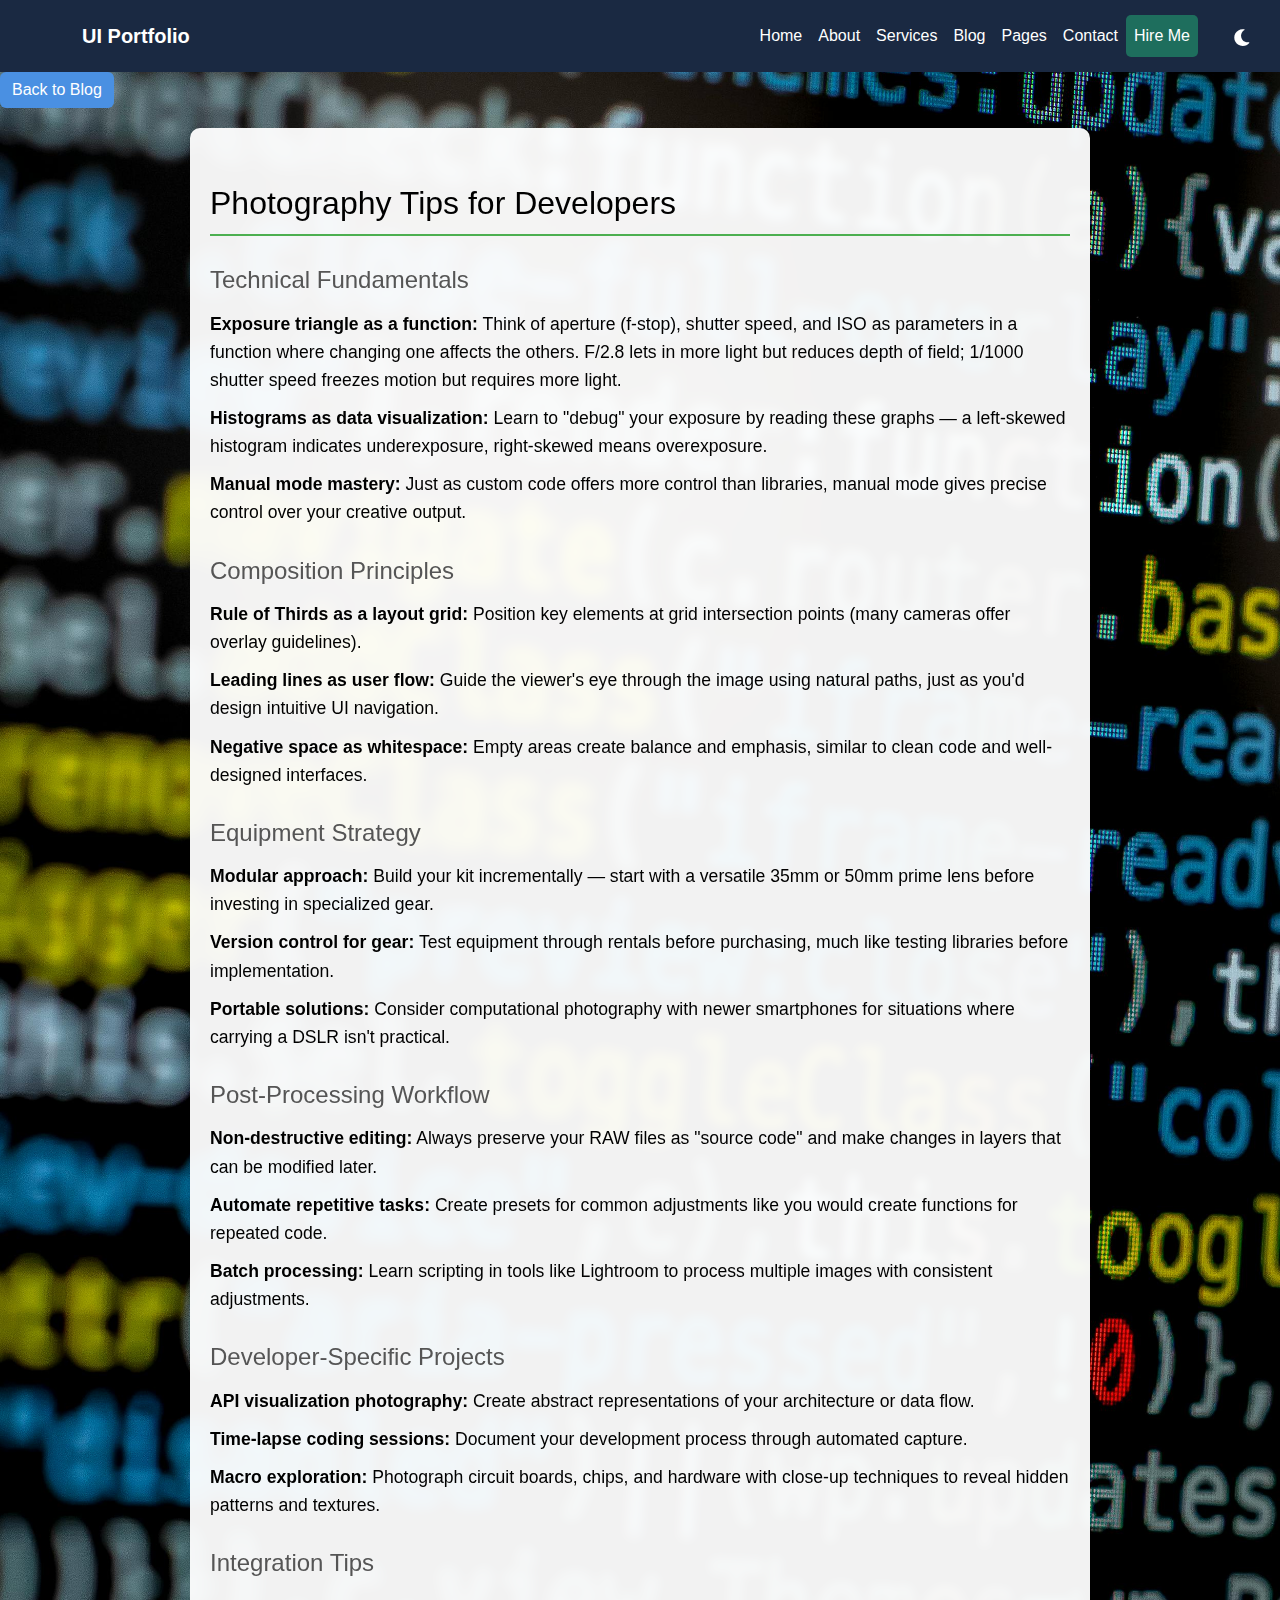
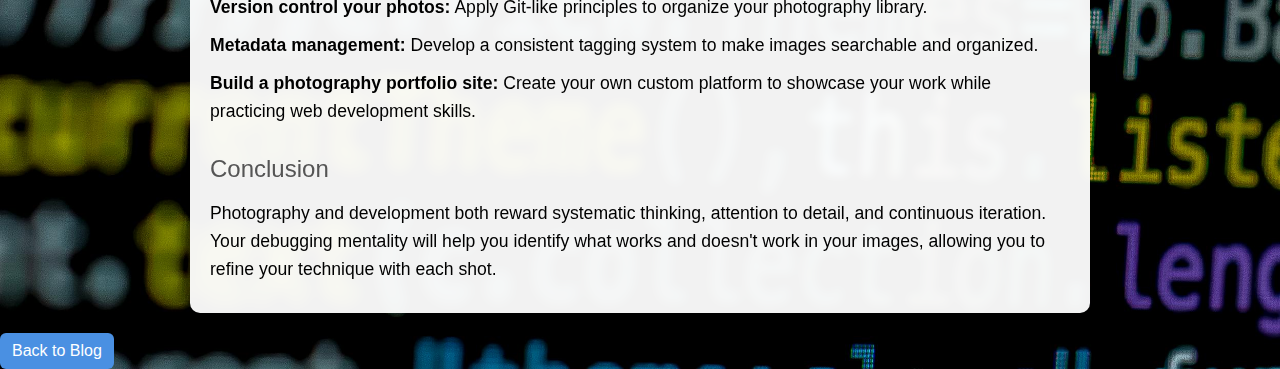
<file: Templates/post4.html>
<html lang="en">
<head>
    <meta charset="UTF-8">
    <meta name="viewport" content="width=device-width, initial-scale=1.0">
    <title>Latest Trends in Web Development</title>
    <!-- Bootstrap CSS -->
    <link href="https://cdn.jsdelivr.net/npm/bootstrap@5.3.0/dist/css/bootstrap.min.css" rel="stylesheet">
    <!-- Font Awesome -->
    <link rel="stylesheet" href="https://cdnjs.cloudflare.com/ajax/libs/font-awesome/6.0.0/css/all.min.css">
    <!-- Custom CSS -->
    <link rel="stylesheet" href="styles.css">
    <link rel="stylesheet" href="blogs.css">

</head>
<body>
    <!-- Navigation -->
    <nav class="navbar navbar-expand-lg navbar-dark">
        <div class="container">
            <a class="navbar-brand" href="index.html">UI Portfolio</a>
            <button class="navbar-toggler" type="button" data-bs-toggle="collapse" data-bs-target="#navbarNav">
                <span class="navbar-toggler-icon"></span>
            </button>
            <!-- Dark Mode Toggle Button -->
            <button id="darkModeToggle" class="dark-mode-toggle">
                <i class="fa fa-moon"></i>
            </button>
            <div class="collapse navbar-collapse" id="navbarNav">
                <ul class="navbar-nav ms-auto">
                    <li class="nav-item"><a class="nav-link" href="index.html">Home</a></li>
                    <li class="nav-item"><a class="nav-link" href="about.html">About</a></li>
                    <li class="nav-item"><a class="nav-link" href="services.html">Services</a></li>
                    <li class="nav-item"><a class="nav-link active" href="blog.html">Blog</a></li>
                    <li class="nav-item"><a class="nav-link" href="pages.html">Pages</a></li>
                    <li class="nav-item"><a class="nav-link" href="contact.html">Contact</a></li>
                    <li class="nav-item"><a class="nav-link hire-me-btn" href="contact.html">Hire Me</a></li>
                </ul>
            </div>
        </div>
    </nav>

    <a href="Blog.html" class="btn btn-primary">Back to Blog</a>
    <div class="blog-container">
        <h2>Photography Tips for Developers</h2>

        <h3>Technical Fundamentals</h3>
    
        <p><strong>Exposure triangle as a function:</strong> Think of aperture (f-stop), shutter speed, and ISO as parameters in a function where changing one affects the others. F/2.8 lets in more light but reduces depth of field; 1/1000 shutter speed freezes motion but requires more light.</p>
    
        <p><strong>Histograms as data visualization:</strong> Learn to "debug" your exposure by reading these graphs — a left-skewed histogram indicates underexposure, right-skewed means overexposure.</p>
    
        <p><strong>Manual mode mastery:</strong> Just as custom code offers more control than libraries, manual mode gives precise control over your creative output.</p>
    
        <h3>Composition Principles</h3>
    
        <p><strong>Rule of Thirds as a layout grid:</strong> Position key elements at grid intersection points (many cameras offer overlay guidelines).</p>
    
        <p><strong>Leading lines as user flow:</strong> Guide the viewer's eye through the image using natural paths, just as you'd design intuitive UI navigation.</p>
    
        <p><strong>Negative space as whitespace:</strong> Empty areas create balance and emphasis, similar to clean code and well-designed interfaces.</p>
    
        <h3>Equipment Strategy</h3>
    
        <p><strong>Modular approach:</strong> Build your kit incrementally — start with a versatile 35mm or 50mm prime lens before investing in specialized gear.</p>
    
        <p><strong>Version control for gear:</strong> Test equipment through rentals before purchasing, much like testing libraries before implementation.</p>
    
        <p><strong>Portable solutions:</strong> Consider computational photography with newer smartphones for situations where carrying a DSLR isn't practical.</p>
    
        <h3>Post-Processing Workflow</h3>
    
        <p><strong>Non-destructive editing:</strong> Always preserve your RAW files as "source code" and make changes in layers that can be modified later.</p>
    
        <p><strong>Automate repetitive tasks:</strong> Create presets for common adjustments like you would create functions for repeated code.</p>
    
        <p><strong>Batch processing:</strong> Learn scripting in tools like Lightroom to process multiple images with consistent adjustments.</p>
    
        <h3>Developer-Specific Projects</h3>
    
        <p><strong>API visualization photography:</strong> Create abstract representations of your architecture or data flow.</p>
    
        <p><strong>Time-lapse coding sessions:</strong> Document your development process through automated capture.</p>
    
        <p><strong>Macro exploration:</strong> Photograph circuit boards, chips, and hardware with close-up techniques to reveal hidden patterns and textures.</p>
    
        <h3>Integration Tips</h3>
    
        <p><strong>Version control your photos:</strong> Apply Git-like principles to organize your photography library.</p>
    
        <p><strong>Metadata management:</strong> Develop a consistent tagging system to make images searchable and organized.</p>
    
        <p><strong>Build a photography portfolio site:</strong> Create your own custom platform to showcase your work while practicing web development skills.</p>
    
        <h3>Conclusion</h3>
    
        <p>Photography and development both reward systematic thinking, attention to detail, and continuous iteration. Your debugging mentality will help you identify what works and doesn't work in your images, allowing you to refine your technique with each shot.</p>
    </div>
    <a href="Blog.html" class="btn btn-primary">Back to Blog</a>
    <script src="scripts.js" defer></script>

</body>
</html>
</file>
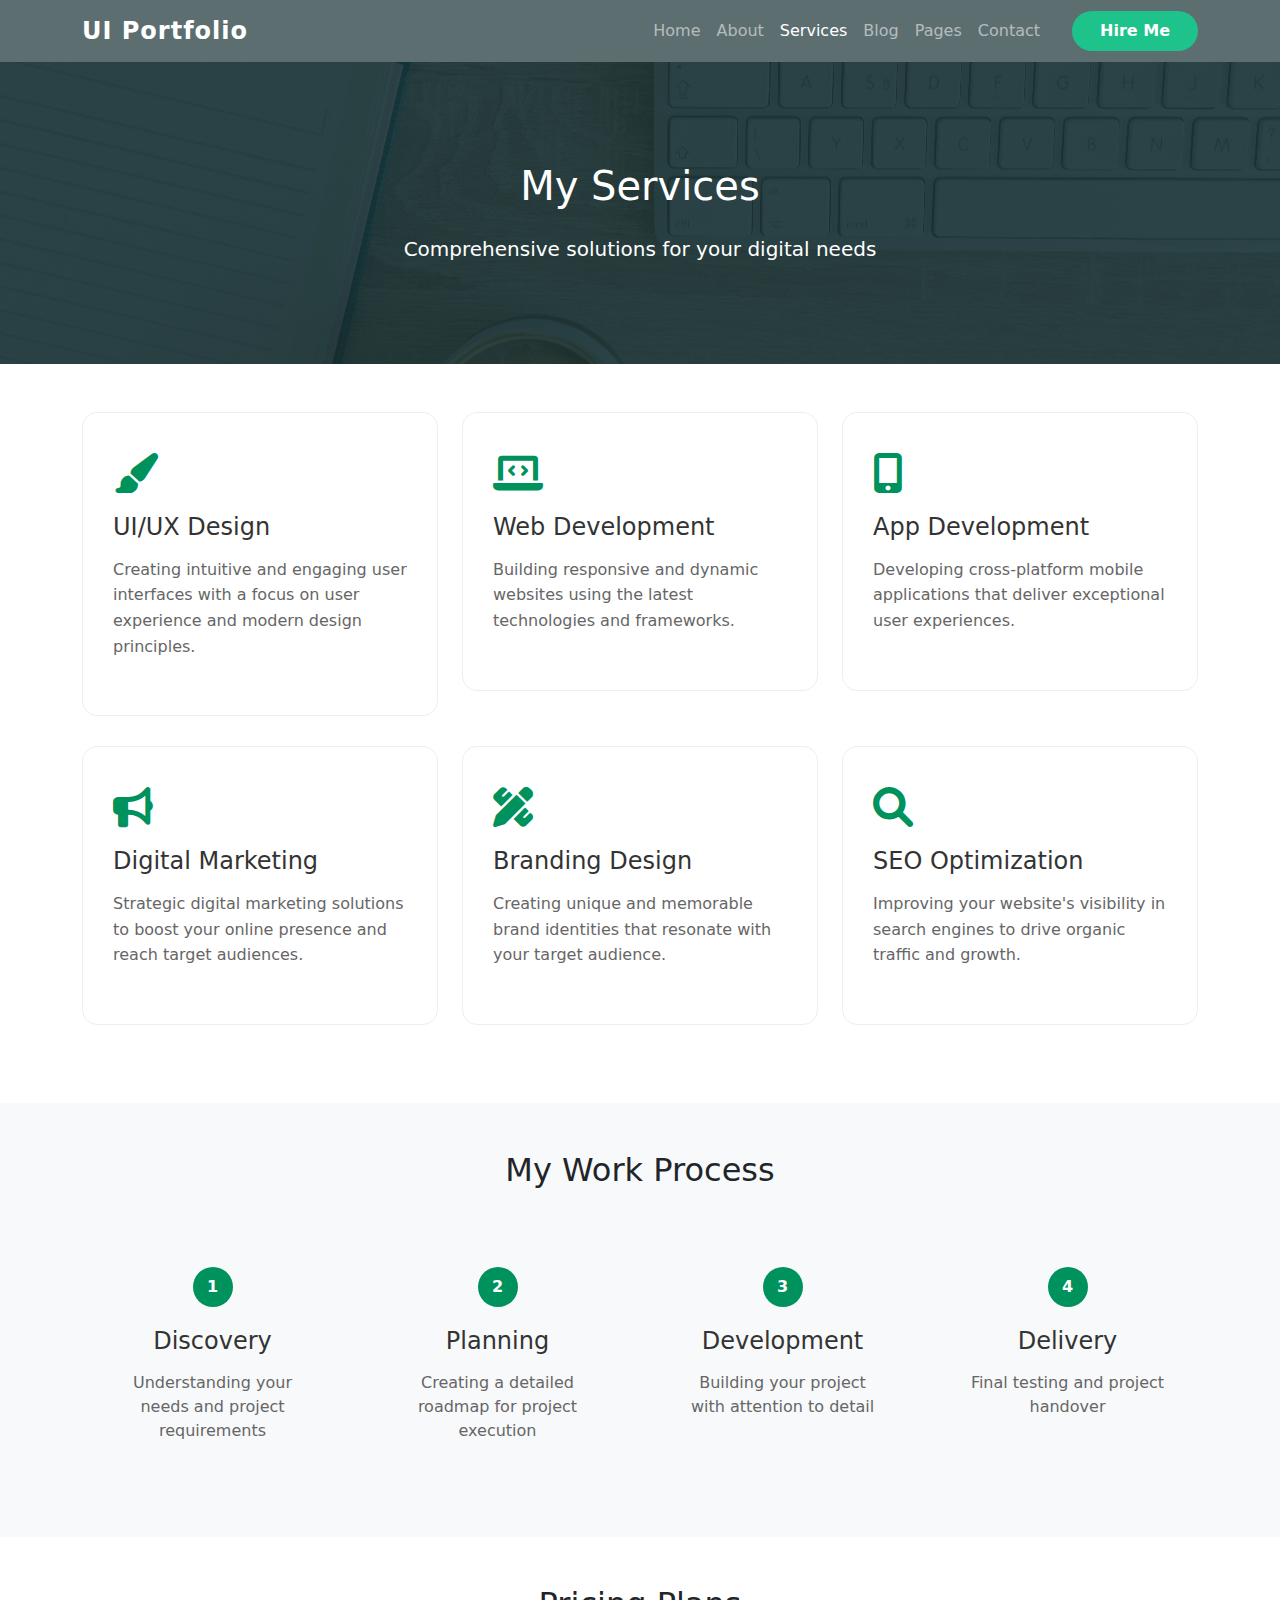
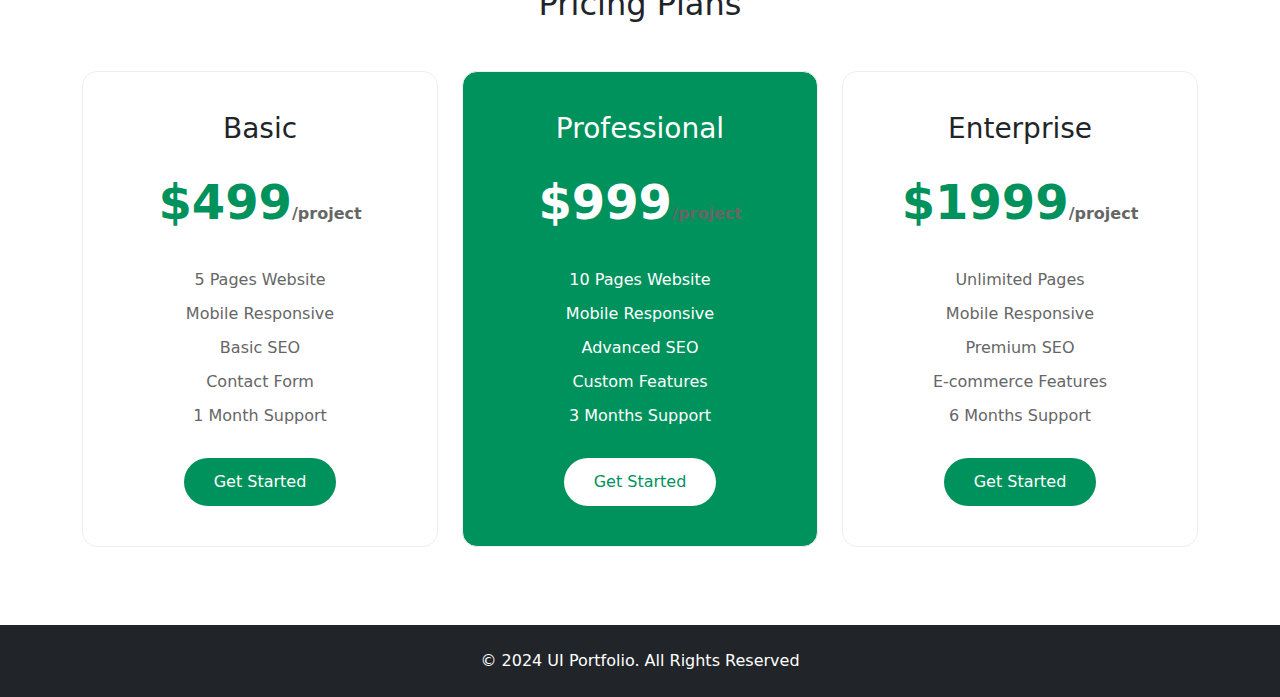
<file: Templates/services.html>
<!DOCTYPE html>
<html lang="en">
<head>
    <meta charset="UTF-8">
    <meta name="viewport" content="width=device-width, initial-scale=1.0">
    <title>Services - UI Portfolio</title>
    <!-- Bootstrap CSS -->
    <link href="https://cdn.jsdelivr.net/npm/bootstrap@5.3.0/dist/css/bootstrap.min.css" rel="stylesheet">
    <!-- Font Awesome -->
    <link rel="stylesheet" href="https://cdnjs.cloudflare.com/ajax/libs/font-awesome/6.0.0/css/all.min.css">
    <style>
        /* Custom Styles */
        .custom-navbar {
            background: rgba(24, 48, 52, 0.7) !important;
            box-shadow: none;
            border: none;
        }
        .logo-text {
            font-weight: 700;
            font-size: 1.5rem;
            letter-spacing: 1px;
        }
        .hire-me-btn {
            background: #1ec28b;
            color: #fff;
            border-radius: 25px;
            padding: 8px 28px;
            font-weight: 600;
            border: none;
            transition: background 0.3s;
        }
        .hire-me-btn:hover {
            background: #16996a;
            color: #fff;
        }
        .services-hero {
            background: #183034;
            padding: 100px 0;
            color: white;
            position: relative;
        }
        .services-hero::before {
            content: '';
            position: absolute;
            top: 0;
            left: 0;
            right: 0;
            bottom: 0;
            background: url('assets/keyboard-ai.jpg') center/cover;
            opacity: 0.1;
        }
        .services-hero .container {
            position: relative;
            z-index: 1;
        }
        .service-card {
            background: white;
            padding: 40px 30px;
            border-radius: 15px;
            margin-bottom: 30px;
            transition: transform 0.3s, box-shadow 0.3s;
            border: 1px solid #eee;
        }
        .service-card:hover {
            transform: translateY(-10px);
            box-shadow: 0 10px 30px rgba(0,0,0,0.1);
        }
        .service-card i {
            font-size: 2.5rem;
            color: #00925D;
            margin-bottom: 20px;
        }
        .service-card h3 {
            font-size: 1.5rem;
            margin-bottom: 15px;
            color: #333;
        }
        .service-card p {
            color: #666;
            line-height: 1.6;
        }
        .pricing-card {
            background: white;
            padding: 40px;
            border-radius: 15px;
            margin-bottom: 30px;
            text-align: center;
            transition: transform 0.3s;
            border: 1px solid #eee;
        }
        .pricing-card:hover {
            transform: translateY(-10px);
        }
        .pricing-card.featured {
            background: #00925D;
            color: white;
        }
        .pricing-card.featured .price {
            color: white;
        }
        .price {
            font-size: 3rem;
            color: #00925D;
            margin: 20px 0;
            font-weight: 700;
        }
        .price span {
            font-size: 1rem;
            color: #666;
        }
        .feature-list {
            list-style: none;
            padding: 0;
            margin: 30px 0;
        }
        .feature-list li {
            margin: 10px 0;
            color: #666;
        }
        .pricing-card.featured .feature-list li {
            color: #fff;
        }
        .btn-pricing {
            background: #00925D;
            color: white;
            padding: 12px 30px;
            border-radius: 50px;
            text-decoration: none;
            display: inline-block;
            transition: background 0.3s;
        }
        .btn-pricing:hover {
            background: #007a4e;
            color: white;
        }
        .pricing-card.featured .btn-pricing {
            background: white;
            color: #00925D;
        }
        .pricing-card.featured .btn-pricing:hover {
            background: #f0f0f0;
        }
        .process-step {
            text-align: center;
            padding: 30px;
            position: relative;
        }
        .process-step .step-number {
            width: 40px;
            height: 40px;
            background: #00925D;
            color: white;
            border-radius: 50%;
            display: flex;
            align-items: center;
            justify-content: center;
            margin: 0 auto 20px;
            font-weight: 600;
        }
        .process-step h4 {
            margin-bottom: 15px;
            color: #333;
        }
        .process-step p {
            color: #666;
        }
    </style>
</head>
<body>
    <!-- Navigation -->
    <nav class="navbar navbar-expand-lg navbar-dark custom-navbar">
        <div class="container">
            <a class="navbar-brand logo-text" href="index.html">UI Portfolio</a>
            <button class="navbar-toggler" type="button" data-bs-toggle="collapse" data-bs-target="#navbarNav">
                <span class="navbar-toggler-icon"></span>
            </button>
            <div class="collapse navbar-collapse" id="navbarNav">
                <ul class="navbar-nav ms-auto me-3">
                    <li class="nav-item"><a class="nav-link" href="index.html">Home</a></li>
                    <li class="nav-item"><a class="nav-link" href="about.html">About</a></li>
                    <li class="nav-item"><a class="nav-link active" href="services.html">Services</a></li>
                    <li class="nav-item"><a class="nav-link" href="blog.html">Blog</a></li>
                    <li class="nav-item"><a class="nav-link" href="pages.html">Pages</a></li>
                    <li class="nav-item"><a class="nav-link" href="contact.html">Contact</a></li>
                </ul>
                <a href="contact.html" class="btn hire-me-btn ms-2">Hire Me</a>
            </div>
        </div>
    </nav>

    <!-- Services Hero Section -->
    <section class="services-hero">
        <div class="container text-center">
            <h1 class="mb-4">My Services</h1>
            <p class="lead mb-0">Comprehensive solutions for your digital needs</p>
        </div>
    </section>

    <!-- Main Services Section -->
    <section class="py-5">
        <div class="container">
            <div class="row">
                <div class="col-md-4">
                    <div class="service-card">
                        <i class="fas fa-paint-brush"></i>
                        <h3>UI/UX Design</h3>
                        <p>Creating intuitive and engaging user interfaces with a focus on user experience and modern design principles.</p>
                    </div>
                </div>
                <div class="col-md-4">
                    <div class="service-card">
                        <i class="fas fa-laptop-code"></i>
                        <h3>Web Development</h3>
                        <p>Building responsive and dynamic websites using the latest technologies and frameworks.</p>
                    </div>
                </div>
                <div class="col-md-4">
                    <div class="service-card">
                        <i class="fas fa-mobile-alt"></i>
                        <h3>App Development</h3>
                        <p>Developing cross-platform mobile applications that deliver exceptional user experiences.</p>
                    </div>
                </div>
                <div class="col-md-4">
                    <div class="service-card">
                        <i class="fas fa-bullhorn"></i>
                        <h3>Digital Marketing</h3>
                        <p>Strategic digital marketing solutions to boost your online presence and reach target audiences.</p>
                    </div>
                </div>
                <div class="col-md-4">
                    <div class="service-card">
                        <i class="fas fa-pencil-ruler"></i>
                        <h3>Branding Design</h3>
                        <p>Creating unique and memorable brand identities that resonate with your target audience.</p>
                    </div>
                </div>
                <div class="col-md-4">
                    <div class="service-card">
                        <i class="fas fa-search"></i>
                        <h3>SEO Optimization</h3>
                        <p>Improving your website's visibility in search engines to drive organic traffic and growth.</p>
                    </div>
                </div>
            </div>
        </div>
    </section>

    <!-- Work Process Section -->
    <section class="py-5 bg-light">
        <div class="container">
            <h2 class="text-center mb-5">My Work Process</h2>
            <div class="row">
                <div class="col-md-3">
                    <div class="process-step">
                        <div class="step-number">1</div>
                        <h4>Discovery</h4>
                        <p>Understanding your needs and project requirements</p>
                    </div>
                </div>
                <div class="col-md-3">
                    <div class="process-step">
                        <div class="step-number">2</div>
                        <h4>Planning</h4>
                        <p>Creating a detailed roadmap for project execution</p>
                    </div>
                </div>
                <div class="col-md-3">
                    <div class="process-step">
                        <div class="step-number">3</div>
                        <h4>Development</h4>
                        <p>Building your project with attention to detail</p>
                    </div>
                </div>
                <div class="col-md-3">
                    <div class="process-step">
                        <div class="step-number">4</div>
                        <h4>Delivery</h4>
                        <p>Final testing and project handover</p>
                    </div>
                </div>
            </div>
        </div>
    </section>

    <!-- Pricing Section -->
    <section class="py-5">
        <div class="container">
            <h2 class="text-center mb-5">Pricing Plans</h2>
            <div class="row">
                <div class="col-md-4">
                    <div class="pricing-card">
                        <h3>Basic</h3>
                        <div class="price">$499<span>/project</span></div>
                        <ul class="feature-list">
                            <li>5 Pages Website</li>
                            <li>Mobile Responsive</li>
                            <li>Basic SEO</li>
                            <li>Contact Form</li>
                            <li>1 Month Support</li>
                        </ul>
                        <a href="contact.html" class="btn-pricing">Get Started</a>
                    </div>
                </div>
                <div class="col-md-4">
                    <div class="pricing-card featured">
                        <h3>Professional</h3>
                        <div class="price">$999<span>/project</span></div>
                        <ul class="feature-list">
                            <li>10 Pages Website</li>
                            <li>Mobile Responsive</li>
                            <li>Advanced SEO</li>
                            <li>Custom Features</li>
                            <li>3 Months Support</li>
                        </ul>
                        <a href="contact.html" class="btn-pricing">Get Started</a>
                    </div>
                </div>
                <div class="col-md-4">
                    <div class="pricing-card">
                        <h3>Enterprise</h3>
                        <div class="price">$1999<span>/project</span></div>
                        <ul class="feature-list">
                            <li>Unlimited Pages</li>
                            <li>Mobile Responsive</li>
                            <li>Premium SEO</li>
                            <li>E-commerce Features</li>
                            <li>6 Months Support</li>
                        </ul>
                        <a href="contact.html" class="btn-pricing">Get Started</a>
                    </div>
                </div>
            </div>
        </div>
    </section>

    <!-- Copyright Section -->
    <div class="py-4 bg-dark text-white">
        <div class="container text-center">
            <p class="mb-0">© 2024 UI Portfolio. All Rights Reserved</p>
        </div>
    </div>

    <!-- Bootstrap JS -->
    <script src="https://cdn.jsdelivr.net/npm/bootstrap@5.3.0/dist/js/bootstrap.bundle.min.js"></script>
</body>
</html>
</file>
<file: Templates/styles.css>
/* Global Styles */
:root {
    --primary-color: #4a90e2;
    --dark-bg: #1a2942;
    --text-light: #ffffff;
    --text-dark: #333333;
}

body {
    font-family: 'Segoe UI', Tahoma, Geneva, Verdana, sans-serif;
    line-height: 1.6;
    color: var(--text-dark);
}

/* Navigation */
.navbar {
    background-color: #1a2942;
    padding: 15px 0;
}

.navbar-brand {
    color: #fff;
    font-weight: 600;
}

.nav-link {
    color: #fff !important;
    transition: color 0.3s ease;
}

.nav-link:hover {
    color: #4a90e2 !important;
}

.hire-me-btn {
    background-color:rgb(30, 110, 93);
    color: #fff !important;
    padding: 8px 20px;
    border-radius: 5px;
    transition: background-color 0.3s ease;
}

.hire-me-btn:hover {
    background-color: #357abd;
}

/* Hero Sections */
.hero-section,
.about-hero-section,
.services-hero-section,
.contact-hero-section {
    background-color: var(--dark-bg);
    color: var(--text-light);
    padding: 6rem 0;
    position: relative;
    overflow: hidden;
}

.hero-section h1,
.about-hero-section h1,
.services-hero-section h1,
.contact-hero-section h1 {
    font-size: 3.5rem;
    margin-bottom: 1rem;
}

.web-de {
    font-size: 4rem;
    font-weight: bold;
    margin-bottom: 1.5rem;
}

.hero-buttons {
    margin-top: 2rem;
}

.hero-buttons .btn {
    margin-right: 1rem;
    padding: 0.75rem 2rem;
}

.btn-primary {
    background-color: var(--primary-color);
    border: none;
}

.btn-secondary {
    background-color: transparent;
    border: 2px solid var(--text-light);
}

/* Biography Section */
.biography-section {
    padding: 6rem 0;
}

.biography-section h6 {
    color: #4a90e2;
    font-weight: bold;
    margin-bottom: 1rem;
}

.biography-section h2 {
    font-size: 2.5rem;
    margin-bottom: 1.5rem;
}

.bio-details {
    margin: 2rem 0;
}

.social-follow {
    margin-bottom: 2rem;
}

.social-icons a {
    color: #4a90e2;
    margin-right: 1rem;
    font-size: 1.2rem;
}

/* Services Section */
.services-section {
    padding: 3rem 0;
    background-color: #f8f9fa;
}

.services-section h2 {
    font-size: 1.75rem;
    margin-bottom: 1.5rem;
    text-align: center;
}

.services-section .row {
    margin: 0 -0.5rem;
}

.services-section [class*="col-"] {
    padding: 0 0.5rem;
}

.service-card {
    background: white;
    padding: 1rem;
    border-radius: 4px;
    text-align: center;
    margin-bottom: 1rem;
    box-shadow: 0 2px 8px rgba(0, 0, 0, 0.08);
    transition: transform 0.3s ease;
}

.service-card i {
    font-size: 1.5rem;
    color: #4a90e2;
    margin-bottom: 0.5rem;
}

.service-card h3 {
    font-size: 1rem;
    margin-bottom: 0.5rem;
    color: #1a2942;
    font-weight: 600;
}

.service-card p {
    font-size: 0.85rem;
    color: #666;
    margin-bottom: 0;
    line-height: 1.4;
}

.service-card:hover {
    transform: translateY(-5px);
}

.more-services {
    color: var(--primary-color);
    text-decoration: none;
    font-weight: bold;
}

/* Skills Section */
.skills-section {
    padding: 6rem 0;
}

.skills-section h6 {
    color: #4a90e2;
    font-weight: bold;
}

.skill {
    margin-bottom: 1.5rem;
}

.skill-info {
    display: flex;
    justify-content: space-between;
    margin-bottom: 0.5rem;
}

.progress {
    height: 8px;
    background-color: #e9ecef;
}

.progress-bar {
    background-color: #4a90e2;
}

/* Additional Services */
.additional-services {
    padding: 6rem 0;
    background-color: #f8f9fa;
}

.service-item {
    display: flex;
    align-items: flex-start;
    margin-bottom: 2rem;
}

.service-item i {
    font-size: 1.5rem;
    color: var(--primary-color);
    margin-right: 1rem;
}

/* Stats Section */
.stats-section {
    padding: 4rem 0;
    background-color: white;
}

.stat-item h3 {
    font-size: 2.5rem;
    color: var(--primary-color);
    margin-bottom: 0.5rem;
}

/* Portfolio Section */
.portfolio-section {
    padding: 6rem 0;
    background-color: #f8f9fa;
}

.portfolio-item {
    margin-bottom: 2rem;
    position: relative;
    overflow: hidden;
    border-radius: 10px;
}

.portfolio-item img {
    width: 100%;
    height: auto;
    transition: transform 0.3s ease;
}

.portfolio-item:hover img {
    transform: scale(1.05);
}

/* Footer */
.footer {
    background-color: var(--dark-bg);
    color: var(--text-light);
    padding: 4rem 0 2rem;
}

.footer-content {
    max-width: 800px;
    margin: 0 auto;
}

.footer-social a {
    color: var(--text-light);
    margin: 0 0.5rem;
    font-size: 1.2rem;
}

.footer-contact {
    margin: 2rem 0;
}

.footer-copyright {
    margin-top: 2rem;
    padding-top: 2rem;
    border-top: 1px solid rgba(255, 255, 255, 0.1);
}

/* About Page Styles */
.detailed-bio {
    padding: 4rem 0;
}

.detailed-bio h2 {
    color: var(--dark-bg);
    margin-bottom: 2rem;
}

.list-check {
    list-style: none;
    padding-left: 0;
}

.list-check li {
    position: relative;
    padding-left: 2rem;
    margin-bottom: 1rem;
}

.list-check li:before {
    content: '\f00c';
    font-family: 'Font Awesome 5 Free';
    font-weight: 900;
    position: absolute;
    left: 0;
    color: #4a90e2;
}

.testimonial-card {
    background: white;
    padding: 2rem;
    border-radius: 10px;
    box-shadow: 0 5px 15px rgba(0, 0, 0, 0.1);
    margin-bottom: 2rem;
}

.testimonial-text {
    font-style: italic;
    margin-bottom: 1.5rem;
}

/* Services Page Styles */
.main-services {
    padding: 4rem 0;
}

.pricing-card {
    background: white;
    padding: 2rem;
    border-radius: 10px;
    box-shadow: 0 5px 15px rgba(0, 0, 0, 0.1);
    margin-bottom: 2rem;
    text-align: center;
}

.pricing-card.featured {
    transform: scale(1.05);
    border: 2px solid var(--primary-color);
}

.pricing-header {
    margin-bottom: 2rem;
}

.pricing-header h4 {
    font-size: 2.5rem;
    color: var(--primary-color);
    margin: 1rem 0;
}

.pricing-features {
    margin: 2rem 0;
}

.pricing-features i {
    margin-right: 0.5rem;
    color: var(--primary-color);
}

.pricing-features i.fa-times {
    color: #dc3545;
}

/* Contact Page Styles */
.contact-card {
    text-align: center;
    padding: 2rem;
    background: white;
    border-radius: 10px;
    box-shadow: 0 5px 15px rgba(0, 0, 0, 0.1);
    margin-bottom: 2rem;
}

.contact-card i {
    font-size: 2.5rem;
    color: var(--primary-color);
    margin-bottom: 1rem;
}

.contact-form-wrapper {
    background: white;
    padding: 2rem;
    border-radius: 10px;
    box-shadow: 0 5px 15px rgba(0, 0, 0, 0.1);
}

.contact-info-wrapper {
    padding: 2rem;
}

.contact-info-wrapper h2 {
    margin-bottom: 2rem;
}

.working-hours {
    background: #f8f9fa;
    padding: 1.5rem;
    border-radius: 10px;
}

.social-connect {
    margin-top: 2rem;
}

.social-connect .social-icons a {
    font-size: 1.5rem;
    color: var(--dark-bg);
    transition: color 0.3s ease;
}

.social-connect .social-icons a:hover {
    color: var(--primary-color);
}

.map-wrapper {
    height: 450px;
    width: 100%;
}

/* Responsive Design */
@media (max-width: 768px) {
    .hero-section h1,
    .about-hero-section h1,
    .services-hero-section h1,
    .contact-hero-section h1 {
        font-size: 2.5rem;
    }
    
    .web-de {
        font-size: 3rem;
    }
    
    .biography-section h2 {
        font-size: 2rem;
    }
    
    .service-item {
        flex-direction: column;
        text-align: center;
    }
    
    .service-item i {
        margin-bottom: 1rem;
        margin-right: 0;
    }
    
    .pricing-card.featured {
        transform: none;
    }
    
    .contact-info-wrapper {
        margin-top: 2rem;
    }
}

/* Dark Mode Toggle */
.dark-mode-toggle {
    position: fixed;
    top: 20px;
    right: 20px;
    z-index: 1000;
    background: none;
    border: none;
    color: var(--text-light);
    font-size: 1.2rem;
    cursor: pointer;
}

/* Pages Styles */
.pages-hero-section {
    background: linear-gradient(rgba(0, 0, 0, 0.7), rgba(0, 0, 0, 0.7)), url('assets/profile-bw.jpg');
    background-size: cover;
    background-position: center;
    color: white;
    padding: 100px 0;
    margin-bottom: 30px;
}

.pages-hero-section h1 {
    font-size: 3.5rem;
    margin-bottom: 20px;
    font-weight: 700;
}

.pages-grid .page-card {
    height: 100%;
    transition: transform 0.3s ease;
}

.pages-grid .page-card:hover {
    transform: translateY(-5px);
}

.pages-grid .card {
    height: 100%;
    border: none;
    border-radius: 15px;
    box-shadow: 0 5px 15px rgba(0, 0, 0, 0.1);
    padding: 20px;
    text-align: center;
}

.pages-grid .card-body {
    padding: 2rem;
}

.pages-grid .card i {
    color: var(--primary-color);
    margin-bottom: 1.5rem;
}

.pages-grid .card h3 {
    font-size: 1.5rem;
    margin-bottom: 1.5rem;
    color: var(--text-color);
}

.pages-grid .card ul li {
    margin-bottom: 0.8rem;
}

.pages-grid .card ul li a {
    color: var(--text-color);
    text-decoration: none;
    transition: color 0.3s ease;
}

.pages-grid .card ul li a:hover {
    color: var(--primary-color);
}

/* Hero Section Styles */
.hero-section {
    padding: 100px 0;
    background-color: #1a2942;
    color: white;
    min-height: 100vh;
    display: flex;
    align-items: center;
}

.hero-section h1 {
    font-size: 2.5rem;
    margin-bottom: 5px;
    color: white;
}

.hero-section h2.web-de {
    font-size: 3.5rem;
    margin-bottom: 15px;
    color: #4a90e2;
    font-weight: 700;
}

.hero-section .lead {
    font-size: 1rem;
    margin-bottom: 25px;
    color: #e0e0e0;
    max-width: 80%;
}

.hero-image {
    max-width: 100%;
    margin: 0 auto;
    display: block;
}

.hero-buttons {
    margin-top: 1.5rem;
}

.hero-buttons .btn {
    padding: 8px 20px;
    font-size: 1rem;
    margin-right: 1rem;
    border-radius: 5px;
}

.hero-buttons .btn-primary {
    background-color: #4a90e2;
    border: none;
    color: white;
}

.hero-buttons .btn-secondary {
    background-color: transparent;
    border: 1px solid #4a90e2;
    color: #4a90e2;
}

/* Footer Styles */
.footer-section {
    background-color: #1a2942;
    padding: 60px 0;
    color: #fff;
}

.footer-info h3 {
    font-size: 1.5rem;
    margin-bottom: 20px;
    color: #fff;
    font-weight: 600;
}

.footer-info ul li {
    margin-bottom: 15px;
    color: #e0e0e0;
}

.footer-info ul li i {
    margin-right: 10px;
    color: #4a90e2;
}

.contact-info li {
    display: flex;
    align-items: center;
    gap: 10px;
    color: #e0e0e0;
}

.copyright-section {
    background-color: #0A1922;
    color: #e0e0e0;
    padding: 15px 0;
    font-size: 14px;
}

.copyright-section .container {
    display: flex;
    justify-content: space-between;
    align-items: center;
}

.copyright-section p {
    margin: 0;
    opacity: 0.8;
}

.copyright-section .social-links {
    display: flex;
    gap: 15px;
}

.copyright-section .social-links a {
    color: #e0e0e0;
    opacity: 0.8;
    transition: opacity 0.3s ease;
}

.copyright-section .social-links a:hover {
    opacity: 1;
    color: #fff;
}

.social-links {
    display: flex;
    gap: 20px;
    justify-content: flex-end;
}

.social-links a {
    color: #e0e0e0;
    font-size: 1.1rem;
    transition: color 0.3s ease;
}

.social-links a:hover {
    color: #4a90e2;
}

.footer-info ul li:hover {
    color: #4a90e2;
    cursor: pointer;
    transition: color 0.3s ease;
}

/* Vertical Navigation Menu */
.vertical-nav {
    position: fixed;
    right: 20px;
    top: 50%;
    transform: translateY(-50%);
    background-color: rgba(26, 41, 66, 0.9);
    padding: 15px 10px;
    border-radius: 30px;
    display: flex;
    flex-direction: column;
    gap: 20px;
    z-index: 1000;
    box-shadow: 0 4px 12px rgba(0, 0, 0, 0.1);
}

.vertical-nav a {
    color: #fff;
    text-decoration: none;
    display: flex;
    flex-direction: column;
    align-items: center;
    font-size: 0.9rem;
    transition: all 0.3s ease;
}

.vertical-nav a i {
    font-size: 1.2rem;
    margin-bottom: 5px;
}

.vertical-nav a span {
    font-size: 0.75rem;
    opacity: 0.9;
}

.vertical-nav a:hover {
    color: #4a90e2;
    transform: scale(1.1);
}

/* Search Box Styles */
.search-box {
    position: relative;
    display: flex;
    align-items: center;
}

.search-box input {
    padding-right: 40px;
    border-radius: 20px;
    border: none;
    background-color: rgba(255, 255, 255, 0.1);
    color: #fff;
}

.search-box input::placeholder {
    color: rgba(255, 255, 255, 0.7);
}

.search-box .search-btn {
    position: absolute;
    right: 5px;
    background: none;
    border: none;
    color: #fff;
    padding: 8px;
    cursor: pointer;
}

/* Dark Mode Styles */
.dark-mode-toggle {
    background: none;
    border: none;
    color: #fff;
    font-size: 1.2rem;
    cursor: pointer;
    padding: 8px;
    transition: transform 0.3s ease;
}

.dark-mode-toggle:hover {
    transform: scale(1.1);
}

/* Dark Mode Theme */
.dark-mode {
    background-color: #121212;
    color: #fff;
}

.dark-mode .navbar {
    background-color: #1a2942;
}

.dark-mode .hero-section {
    background-color: #1a2942;
}

.dark-mode .hero-section h2.web-de {
    color: #4a90e2;
}

.dark-mode .biography-section,
.dark-mode .services-section,
.dark-mode .skills-section,
.dark-mode .additional-services,
.dark-mode .stats-section,
.dark-mode .portfolio-section {
    background-color: #121212;
    color: #fff;
}

.dark-mode .service-card,
.dark-mode .portfolio-item {
    background-color: #1a2942;
    color: #fff;
}

.dark-mode .footer-section {
    background-color: #1a2942;
}

.dark-mode .copyright-section {
    background-color: #121212;
}

/* Search Highlight Effect */
@keyframes highlight {
    0% { background-color: rgba(74, 144, 226, 0); }
    50% { background-color: rgba(74, 144, 226, 0.3); }
    100% { background-color: rgba(74, 144, 226, 0); }
}

.highlight {
    animation: highlight 2s ease;
}

/* Logo Section */
.logo-section {
    background-color: #3E8B6F;
    padding: 40px 0;
}

.logo-section .logo-img {
    max-height: 60px;
    width: auto;
    filter: brightness(0) invert(1);
    opacity: 0.9;
    transition: opacity 0.3s ease;
}

.logo-section .logo-img:hover {
    opacity: 1;
}

.hero-bg-img {
    position: absolute;
    top: 50%;
    width: 300px;
    max-width: 40vw;
    opacity: 0.13;
    z-index: 1;
    pointer-events: none;
    transform: translateY(-50%);
    filter: blur(1px);
}
.hero-bg-right {
    right: 0;
}
.hero-bg-left {
    left: 0;
}
@media (max-width: 991px) {
    .hero-bg-img {
        width: 160px;
        max-width: 50vw;
        opacity: 0.10;
    }
}

.hero-bg-keyboard {
    top: 0;
    right: 0;
    left: auto;
    bottom: auto;
    width: 500px;
    max-width: 70vw;
    opacity: 0.22;
    z-index: 1;
    pointer-events: none;
    position: absolute;
    filter: blur(0.5px);
    transform: none;
}
.hero-bg-notebook {
    bottom: 0;
    left: 0;
    top: auto;
    right: auto;
    width: 340px;
    max-width: 50vw;
    opacity: 0.18;
    z-index: 1;
    pointer-events: none;
    position: absolute;
    filter: blur(0.5px);
    transform: none;
}
@media (max-width: 991px) {
    .hero-bg-keyboard {
        width: 240px;
        max-width: 90vw;
        opacity: 0.16;
    }
    .hero-bg-notebook {
        width: 160px;
        max-width: 70vw;
        opacity: 0.13;
    }
}
</file>
<file: Templates/contact.css>
/* contact.css */

/* General styles */
body {
    font-family: 'Segoe UI', Tahoma, Geneva, Verdana, sans-serif;
    line-height: 1.6;
    background-color: #f8f9fa;
    color: #333;
    margin: 0;
    padding: 0;
}

.main-section {
    background: #fff;
    padding-top: 60px;
}

/* Section titles */
.section-title {
    font-size: 2.5rem;
    font-weight: 700;
    margin-bottom: 10px;
}

.section-subtitle {
    font-size: 1.1rem;
    color: #666;
}

/* Contact form styles */
.contact-form .form-label {
    font-weight: 600;
}

.contact-form .form-control {
    border-radius: 5px;
    border: 1px solid #ced4da;
    padding: 10px 15px;
    font-size: 1rem;
}

.contact-form .form-control:focus {
    border-color: #0d6efd;
    box-shadow: 0 0 0 0.2rem rgba(13, 110, 253, 0.25);
}

.contact-form textarea.form-control {
    resize: vertical;
}

/* Submit button */
.submit-btn {
    background-color: #0d6efd;
    color: #fff;
    padding: 10px 30px;
    border: none;
    border-radius: 5px;
    font-weight: 600;
    transition: background-color 0.3s ease;
}

.submit-btn:hover {
    background-color: #0b5ed7;
}

/* Footer */
.footer {
    background-color: #212529;
}

.footer p {
    margin: 0;
}

.social-icons a {
    transition: color 0.3s ease;
}

.social-icons a:hover {
    color: #0d6efd;
}
</file>
<file: Templates/blogs.css>
body {
    background-image: url(blogBackgroundImage.jpg);
    background-size: cover;
    background-position: center;
    margin: 0;
    padding: 0;
}
h2, p, h3 {
    color: black;
    font-family: 'Helvetica Neue', Arial, sans-serif;
    margin: 10px 0;
    line-height: 1.6;
}

h2 {
    font-size: 2em;
    border-bottom: 2px solid #4CAF50; /* subtle underline */
    padding-bottom: 5px;
    margin-top: 30px;
}

h3 {
    font-size: 1.5em;
    margin-top: 25px;
    color: #555;
}

p {
    font-size: 1.1em;
}

#featured-image {
    width: 100%;
    height: auto;
    border-radius: 10px;
    box-shadow: 0 2px 10px rgba(0, 0, 0, 0.1);
    margin-bottom: 20px;
}


.blog-container {
    max-width: 900px;
    margin: 20px auto;
    padding: 20px;
    background-color: rgba(255, 255, 255, 0.95); /* Slight transparency for a layered look */
    border-radius: 10px;
    box-shadow: 0 2px 10px rgba(0, 0, 0, 0.1);
    backdrop-filter: blur(5px); /* Glassmorphism effect */
}
.dark-mode {
    background-color: #121212;
    color: #ffffff;
}
.dark-mode .blog-container {
    background-color: #1e1e1e;
    color: #e0e0e0; /* Lighter text for dark mode */
}
.dark-mode {
    background-color: #121212;
    color: #ffffff;
}
.dark-mode .blog-container {
    background-color: #1e1e1e;
    color: #ffffff;
}
/* Dark mode styles for headings and paragraphs */
body.dark-mode h2, 
body.dark-mode h3 {
    color: #e0e0e0; /* Brighter color for headings */
}

body.dark-mode p {
    color: #cccccc; /* Brighter color for paragraphs */
}
html {
    scroll-behavior: smooth;
}
</file>
